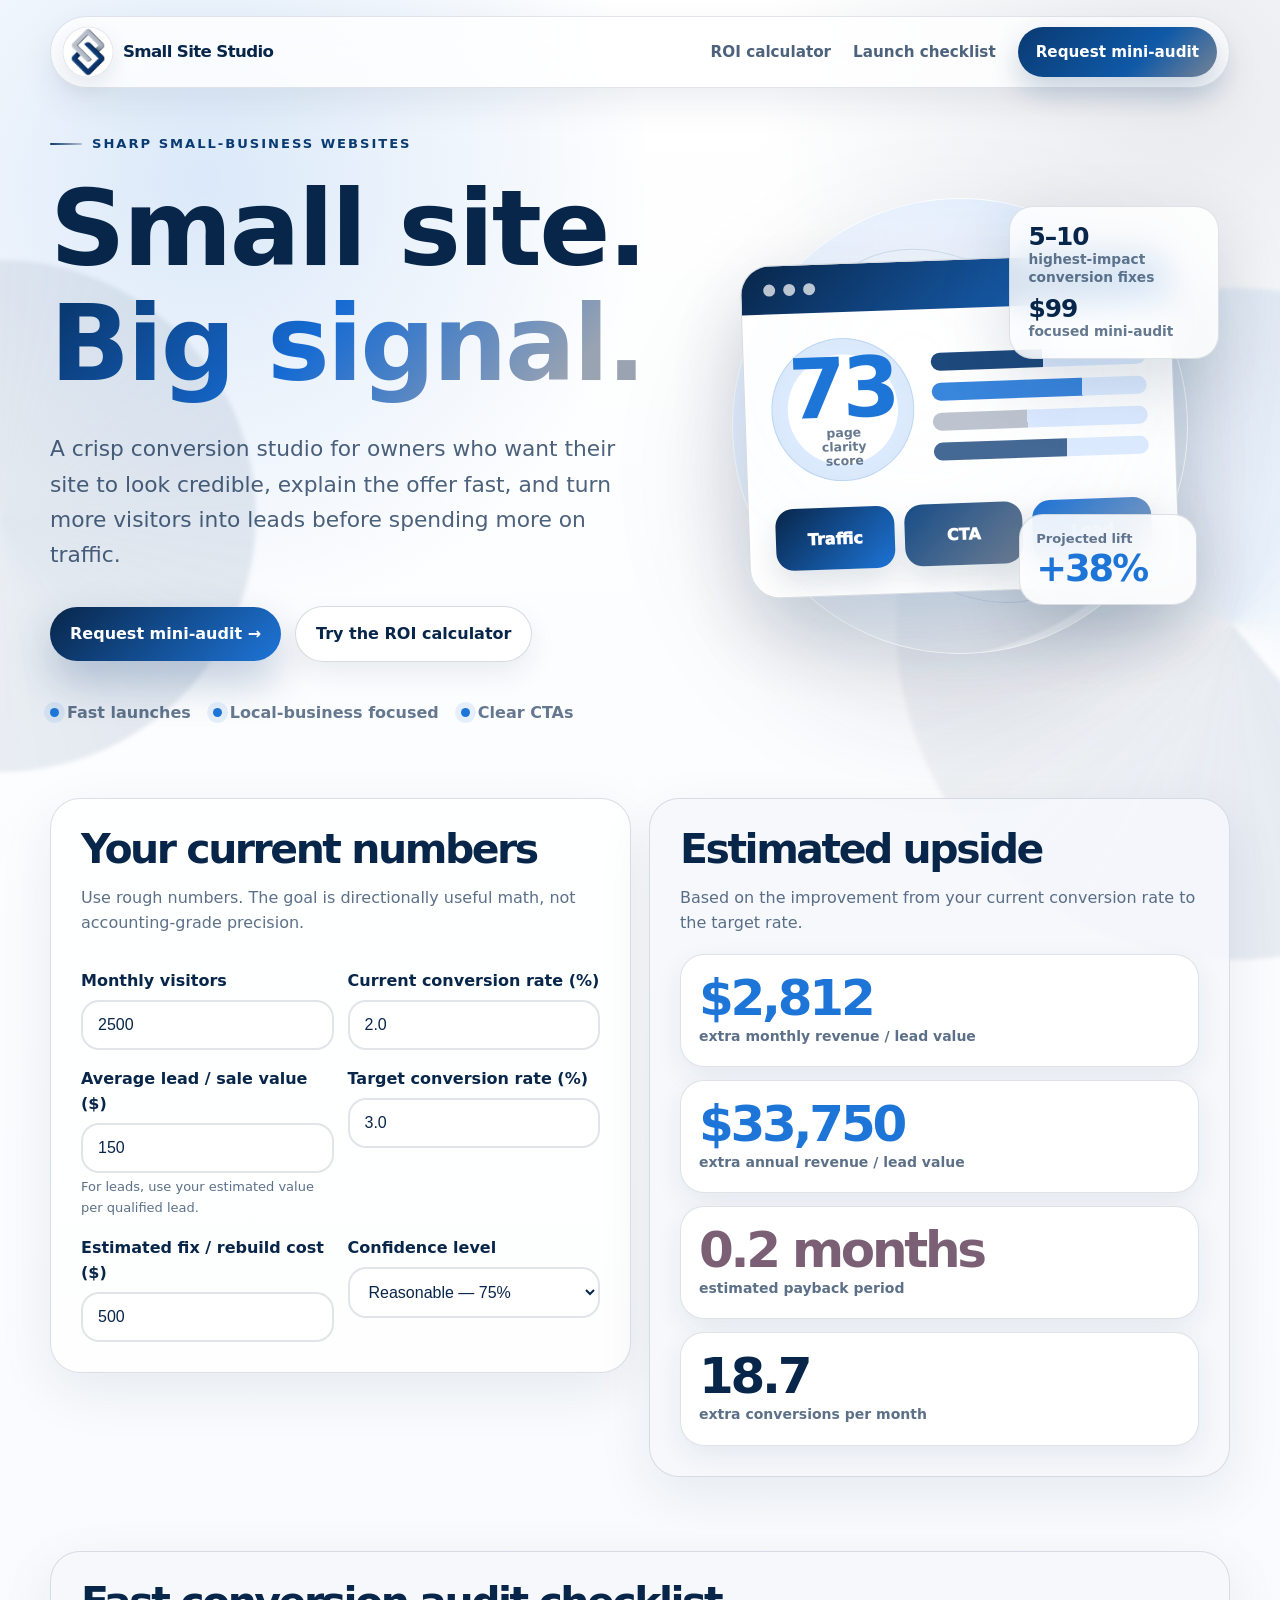
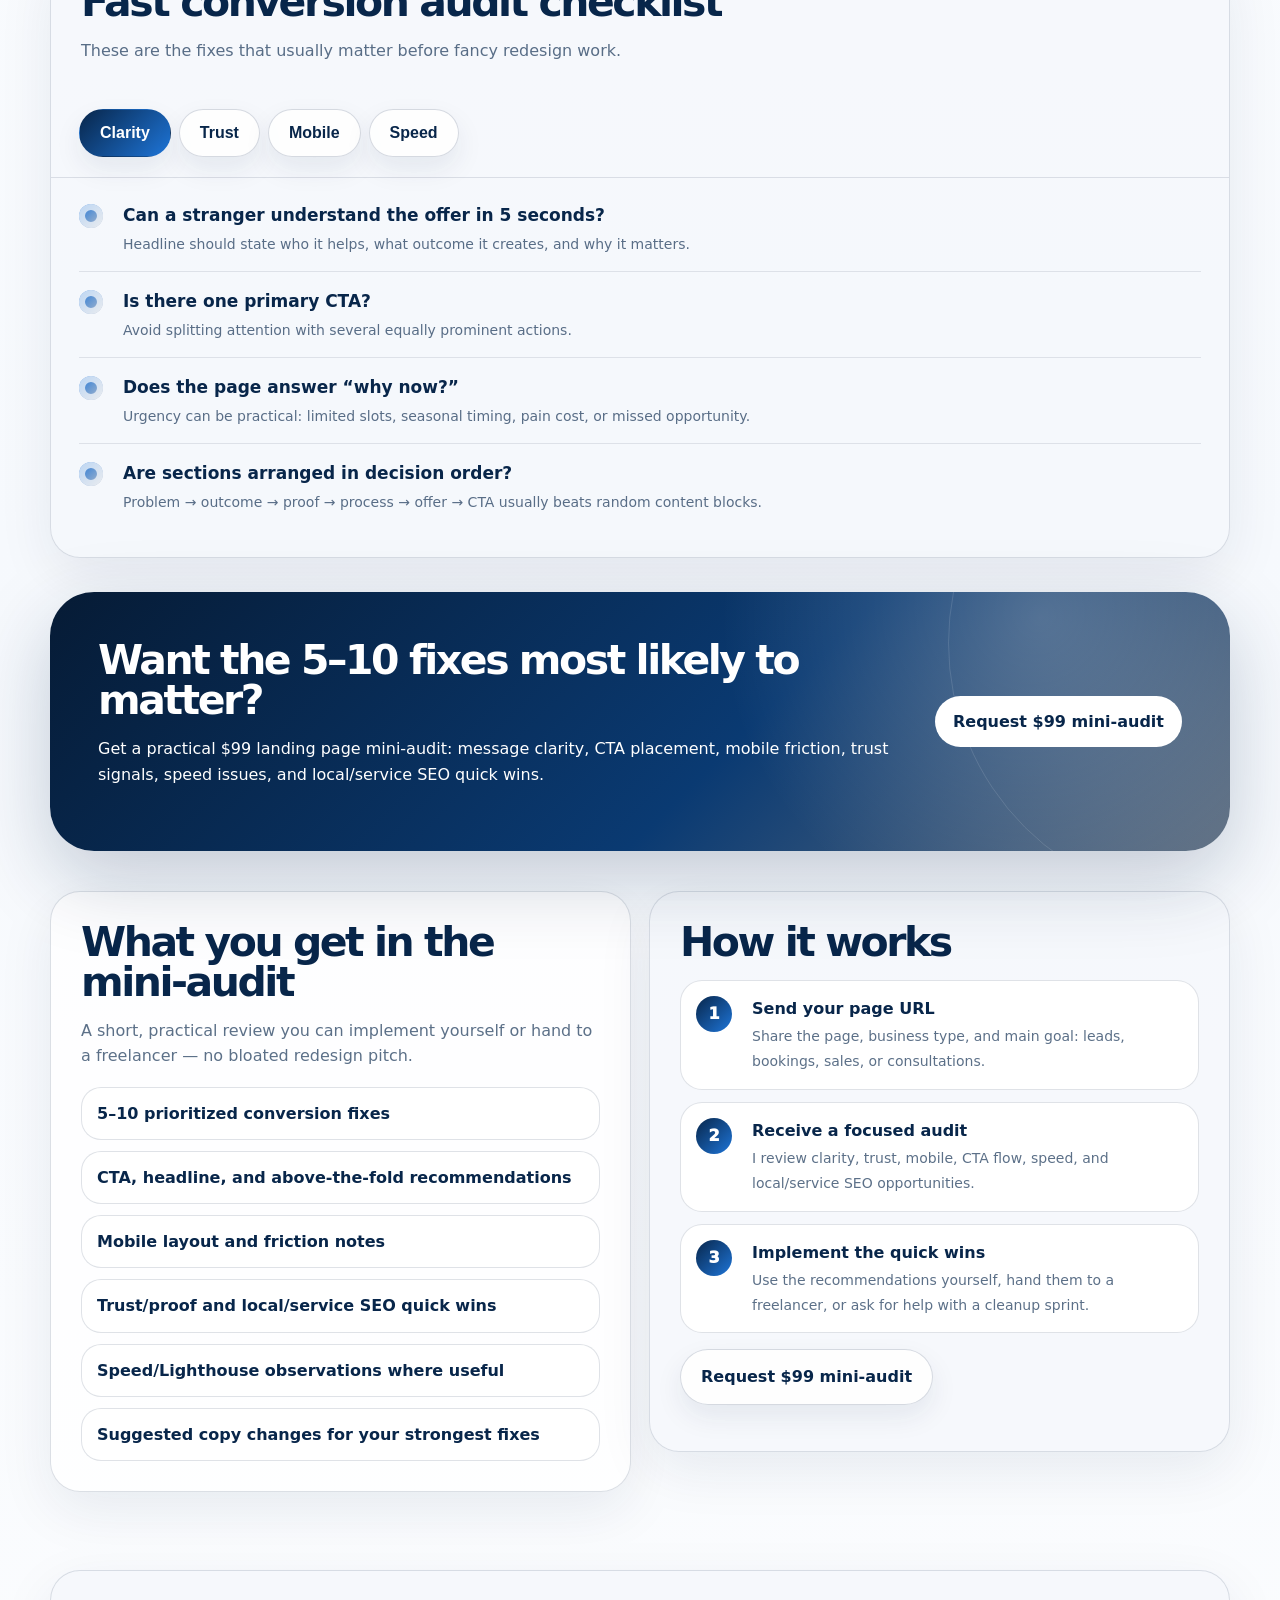
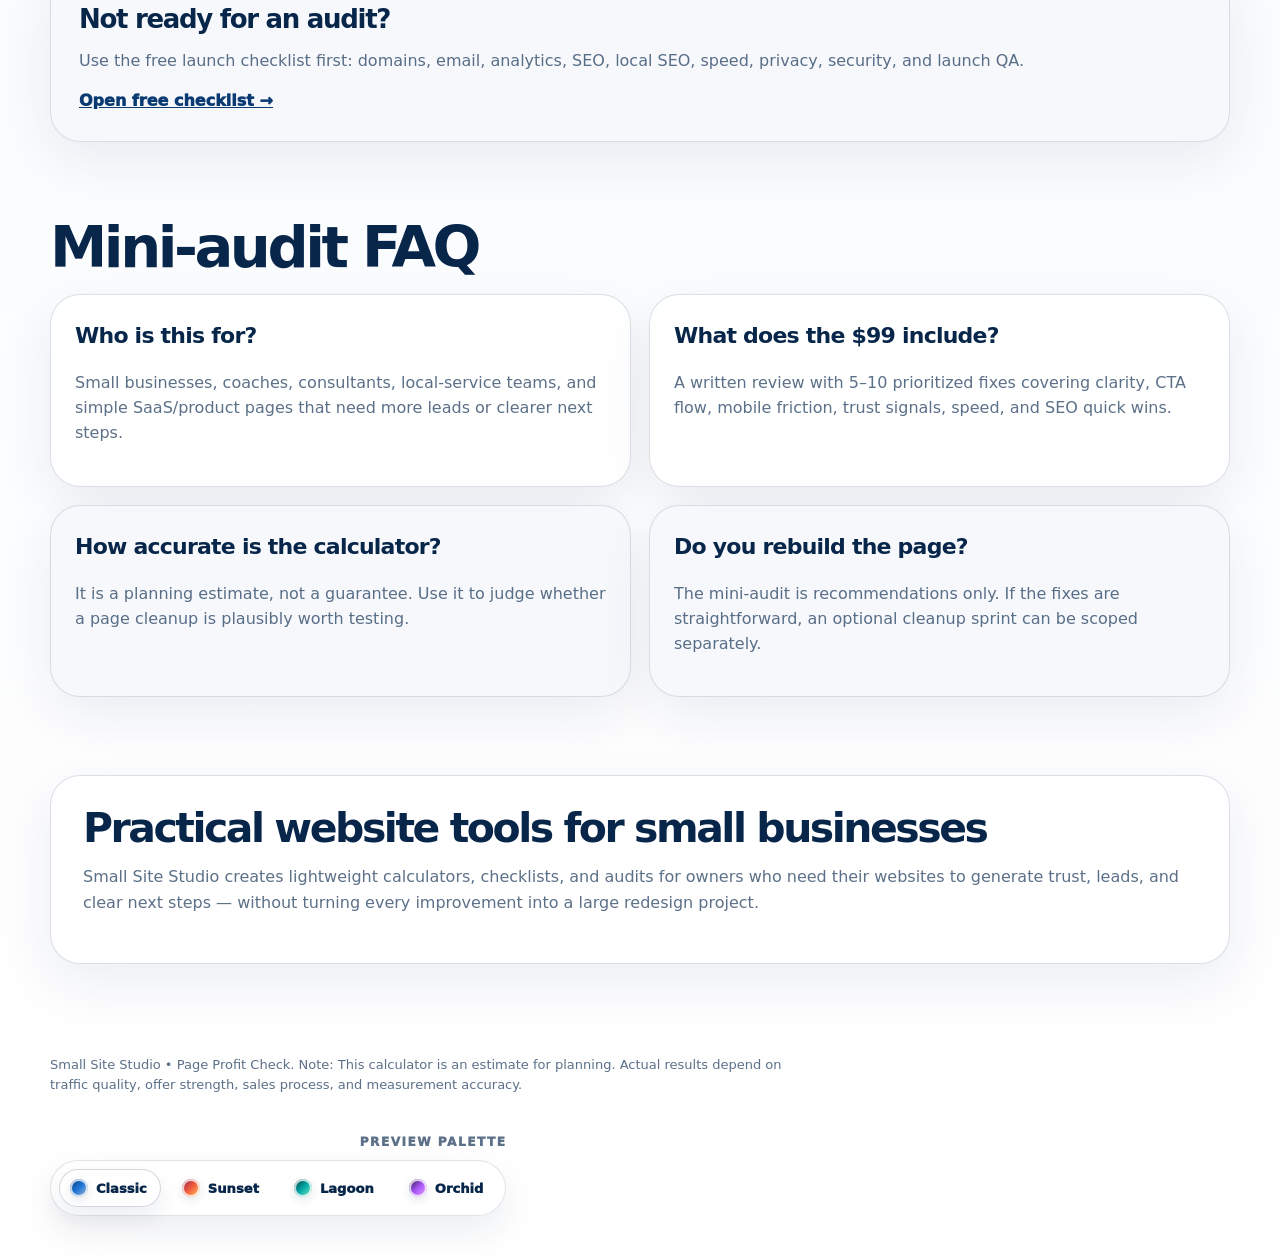
<file: index.html>
<!doctype html>
<html lang="en">
<head>
  <meta charset="utf-8" />
  <meta name="viewport" content="width=device-width, initial-scale=1" />
  <title>Page Profit Check | Landing Page ROI Calculator by Small Site Studio</title>
  <meta name="description" content="Estimate how much revenue a better landing page could unlock. A free Small Site Studio calculator with conversion audit checklist and mini-audit option." />
  <meta property="og:type" content="website" />
  <meta property="og:site_name" content="Small Site Studio" />
  <meta property="og:title" content="Page Profit Check | Landing Page ROI Calculator" />
  <meta property="og:description" content="Estimate how much revenue a better landing page could unlock before you spend more on traffic." />
  <meta property="og:url" content="https://smallsitestudio.com/" />
  <meta property="og:image" content="https://smallsitestudio.com/assets/social-preview.png?v=20260501-footer-themes" />
  <meta property="og:image:secure_url" content="https://smallsitestudio.com/assets/social-preview.png?v=20260501-footer-themes" />
  <meta property="og:image:type" content="image/png" />
  <meta property="og:image:width" content="1200" />
  <meta property="og:image:height" content="630" />
  <meta property="og:image:alt" content="Small Site Studio Page Profit Check landing page audit preview" />
  <meta name="twitter:card" content="summary_large_image" />
  <meta name="twitter:title" content="Page Profit Check | Landing Page ROI Calculator" />
  <meta name="twitter:description" content="Estimate how much revenue a better landing page could unlock before you spend more on traffic." />
  <meta name="twitter:image" content="https://smallsitestudio.com/assets/social-preview.png?v=20260501-footer-themes" />
  <link rel="icon" href="favicon.ico?v=20260501-transparent" sizes="any" />
  <link rel="icon" type="image/png" href="assets/favicon.png?v=20260501-transparent" />
  <link rel="apple-touch-icon" href="assets/favicon.png?v=20260501-transparent" />
  <link rel="canonical" href="https://smallsitestudio.com/" />


  <link rel="stylesheet" href="styles.css?v=20260501-footer-themes" />



  <script>
    (() => {
      const structuredData = {
        '@context': 'https://schema.org',
        '@type': 'FAQPage',
        mainEntity: [
          { '@type':'Question', name:'Who is the landing page mini-audit for?', acceptedAnswer:{ '@type':'Answer', text:'Small businesses, coaches, consultants, local-service teams, and simple SaaS or product pages that need more leads or clearer next steps.' } },
          { '@type':'Question', name:'What does the $99 mini-audit include?', acceptedAnswer:{ '@type':'Answer', text:'A written review with 5 to 10 prioritized fixes covering message clarity, CTA flow, mobile friction, trust signals, speed, and SEO quick wins.' } },
          { '@type':'Question', name:'How accurate is the ROI calculator?', acceptedAnswer:{ '@type':'Answer', text:'The calculator is a planning estimate, not a guarantee. It helps judge whether a page cleanup is plausibly worth testing.' } },
          { '@type':'Question', name:'Does the mini-audit include rebuilding the page?', acceptedAnswer:{ '@type':'Answer', text:'The mini-audit includes recommendations only. Optional implementation or cleanup work can be scoped separately.' } }
        ]
      };
      if (!/htmlpreview\.github\.io$/.test(location.hostname)) {
        const script = document.createElement('script');
        script.type = 'application/ld+json';
        script.textContent = JSON.stringify(structuredData);
        document.head.appendChild(script);
      }
    })();
  </script>
</head>
<body>
  <header class="wrap">
    <nav class="topnav" aria-label="site navigation">
      <a class="brand" href="./" aria-label="Small Site Studio home"><picture>
          <source type="image/webp" srcset="assets/small-site-studio-logo-240.webp?v=20260501-transparent 240w, assets/small-site-studio-logo-420.webp?v=20260501-transparent 420w, assets/small-site-studio-logo-640.webp?v=20260501-transparent 640w, assets/small-site-studio-logo-900.webp?v=20260501-transparent 900w" sizes="(max-width: 720px) 210px, 235px">
          <source type="image/png" srcset="assets/small-site-studio-logo-240.png?v=20260501-transparent 240w, assets/small-site-studio-logo-420.png?v=20260501-transparent 420w, assets/small-site-studio-logo-640.png?v=20260501-transparent 640w, assets/small-site-studio-logo-900.png?v=20260501-transparent 900w" sizes="(max-width: 720px) 210px, 235px">
          <img class="logo-img" src="assets/small-site-studio-logo-420.png?v=20260501-transparent" width="900" height="900" alt="Small Site Studio logo" decoding="async">
        </picture></a>
      <div class="navlinks">
        <a href="./#calculator">ROI calculator</a>
        <a href="./checklist">Launch checklist</a>
        <!--email_off--><a class="primary" href="mailto:info@smallsitestudio.com?subject=Landing%20page%20mini-audit%20request&body=Hi%20Small%20Site%20Studio%2C%0A%0AI%27d%20like%20a%20%2499%20landing%20page%20mini-audit.%0A%0APage%20URL%3A%20%0ABusiness%20type%3A%20%0AMain%20goal%3A%20%0AAnything%20specific%20you%20want%20checked%3A%20">Request mini-audit</a><!--/email_off-->
      </div>
    </nav>
    <div class="hero-grid">
      <div>
        <div class="eyebrow">Sharp small-business websites</div>
        <h1><span class="headline-line">Small site.</span><br><span class="headline-line gradient-word">Big signal.</span></h1>
        <p class="lede">A crisp conversion studio for owners who want their site to look credible, explain the offer fast, and turn more visitors into leads before spending more on traffic.</p>
        <div class="hero-actions">
          <!--email_off--><a class="button" href="mailto:info@smallsitestudio.com?subject=Landing%20page%20mini-audit%20request&body=Hi%20Small%20Site%20Studio%2C%0A%0AI%27d%20like%20a%20%2499%20landing%20page%20mini-audit.%0A%0APage%20URL%3A%20%0ABusiness%20type%3A%20%0AMain%20goal%3A%20%0AAnything%20specific%20you%20want%20checked%3A%20">Request mini-audit →</a><!--/email_off-->
          <a class="button" href="#calculator">Try the ROI calculator</a>
        </div>
        <div class="proof-row">
          <span>Fast launches</span>
          <span>Local-business focused</span>
          <span>Clear CTAs</span>
        </div>
      </div>
      <aside class="hero-card" aria-label="Landing page audit preview">
        <div class="audit-visual" aria-hidden="true">
          <div class="audit-window">
            <div class="audit-bar"><span></span><span></span><span></span></div>
            <div class="audit-body">
              <div class="audit-score">
                <strong>73</strong>
                <span>page clarity score</span>
              </div>
              <div class="audit-list">
                <span></span>
                <span></span>
                <span></span>
                <span></span>
              </div>
            </div>
            <div class="audit-flow">
              <span>Traffic</span>
              <span>CTA</span>
              <span>Lead</span>
            </div>
          </div>
          <div class="audit-lift">
            <span>Projected lift</span>
            <strong>+38%</strong>
          </div>
        </div>
        <div class="mini-stat">
          <div><strong>5–10</strong><span>highest-impact conversion fixes</span></div>
          <div><strong>$99</strong><span>focused mini-audit</span></div>
        </div>
      </aside>
    </div>
  </header>


  <main class="wrap">
    <section class="grid" id="calculator" aria-label="calculator and results">
      <div class="card">
        <div class="inner">
          <h2>Your current numbers</h2>
          <p>Use rough numbers. The goal is directionally useful math, not accounting-grade precision.</p>
          <div class="row">
            <div>
              <label for="visitors">Monthly visitors</label>
              <input id="visitors" inputmode="numeric" type="number" min="0" value="2500" />
            </div>
            <div>
              <label for="conversion">Current conversion rate (%)</label>
              <input id="conversion" inputmode="decimal" type="number" min="0" step="0.1" value="2.0" />
            </div>
          </div>
          <div class="row">
            <div>
              <label for="value">Average lead / sale value ($)</label>
              <input id="value" inputmode="decimal" type="number" min="0" step="1" value="150" />
              <div class="hint">For leads, use your estimated value per qualified lead.</div>
            </div>
            <div>
              <label for="target">Target conversion rate (%)</label>
              <input id="target" inputmode="decimal" type="number" min="0" step="0.1" value="3.0" />
            </div>
          </div>
          <div class="row">
            <div>
              <label for="fixCost">Estimated fix / rebuild cost ($)</label>
              <input id="fixCost" inputmode="decimal" type="number" min="0" step="1" value="500" />
            </div>
            <div>
              <label for="confidence">Confidence level</label>
              <select id="confidence">
                <option value="0.5">Conservative — 50%</option>
                <option value="0.75" selected>Reasonable — 75%</option>
                <option value="1">Optimistic — 100%</option>
              </select>
            </div>
          </div>
        </div>
      </div>

      <div class="card">
        <div class="inner">
          <h2>Estimated upside</h2>
          <p>Based on the improvement from your current conversion rate to the target rate.</p>
          <div class="results">
            <div class="metric positive"><strong id="monthlyUpside">$1,875</strong><span>extra monthly revenue / lead value</span></div>
            <div class="metric positive"><strong id="annualUpside">$22,500</strong><span>extra annual revenue / lead value</span></div>
            <div class="metric warn"><strong id="payback">0.3 months</strong><span>estimated payback period</span></div>
            <div class="metric"><strong id="extraConversions">25</strong><span>extra conversions per month</span></div>
          </div>
        </div>
      </div>
    </section>

    <section class="card" aria-label="conversion audit checklist">
      <div class="inner">
        <h2>Fast conversion audit checklist</h2>
        <p>These are the fixes that usually matter before fancy redesign work.</p>
      </div>
      <div class="tabs">
        <button class="active" data-tab="clarity">Clarity</button>
        <button data-tab="trust">Trust</button>
        <button data-tab="mobile">Mobile</button>
        <button data-tab="speed">Speed</button>
      </div>
      <div class="audit" id="audit"></div>
    </section>

    <section class="cta">
      <div>
        <h2>Want the 5–10 fixes most likely to matter?</h2>
        <p>Get a practical $99 landing page mini-audit: message clarity, CTA placement, mobile friction, trust signals, speed issues, and local/service SEO quick wins.</p>
      </div>
      <!--email_off--><a class="button" href="mailto:info@smallsitestudio.com?subject=Landing%20page%20mini-audit%20request&body=Hi%20Small%20Site%20Studio%2C%0A%0AI%27d%20like%20a%20landing%20page%20mini-audit.%0A%0APage%20URL%3A%20%0ABusiness%20type%3A%20%0AMain%20goal%20%28leads%2C%20sales%2C%20bookings%2C%20etc.%29%3A%20%0ACurrent%20monthly%20traffic%20%28rough%20estimate%29%3A%20%0ACurrent%20conversion%20rate%20%28if%20known%29%3A%20%0AAnything%20specific%20you%20want%20checked%3A%20%0A%0AThanks!">Request $99 mini-audit</a><!--/email_off-->
    </section>

    <section class="offer-detail" aria-label="mini audit details">
      <div class="offer-panel">
        <h2>What you get in the mini-audit</h2>
        <p>A short, practical review you can implement yourself or hand to a freelancer — no bloated redesign pitch.</p>
        <ul class="deliverables">
          <li>5–10 prioritized conversion fixes</li>
          <li>CTA, headline, and above-the-fold recommendations</li>
          <li>Mobile layout and friction notes</li>
          <li>Trust/proof and local/service SEO quick wins</li>
          <li>Speed/Lighthouse observations where useful</li>
          <li>Suggested copy changes for your strongest fixes</li>
        </ul>
      </div>
      <div class="offer-panel">
        <h2>How it works</h2>
        <div class="steps">
          <div class="step"><div><strong>Send your page URL</strong><span>Share the page, business type, and main goal: leads, bookings, sales, or consultations.</span></div></div>
          <div class="step"><div><strong>Receive a focused audit</strong><span>I review clarity, trust, mobile, CTA flow, speed, and local/service SEO opportunities.</span></div></div>
          <div class="step"><div><strong>Implement the quick wins</strong><span>Use the recommendations yourself, hand them to a freelancer, or ask for help with a cleanup sprint.</span></div></div>
        </div>
        <p><!--email_off--><a class="button" href="mailto:info@smallsitestudio.com?subject=Landing%20page%20mini-audit%20request&body=Hi%20Small%20Site%20Studio%2C%0A%0AI%27d%20like%20a%20%2499%20landing%20page%20mini-audit.%0A%0APage%20URL%3A%20%0ABusiness%20type%3A%20%0AMain%20goal%3A%20%0AAnything%20specific%20you%20want%20checked%3A%20">Request $99 mini-audit</a><!--/email_off--></p>
      </div>
    </section>

    <section class="resource-grid one" aria-label="Small Site Studio resources">
      <article class="resource-card">
        <h3>Not ready for an audit?</h3>
        <p>Use the free launch checklist first: domains, email, analytics, SEO, local SEO, speed, privacy, security, and launch QA.</p>
        <a href="./checklist">Open free checklist →</a>
      </article>
    </section>

    <section class="faq" aria-label="mini audit FAQ">
      <h2>Mini-audit FAQ</h2>
      <div class="faq-grid">
        <article><h3>Who is this for?</h3><p>Small businesses, coaches, consultants, local-service teams, and simple SaaS/product pages that need more leads or clearer next steps.</p></article>
        <article><h3>What does the $99 include?</h3><p>A written review with 5–10 prioritized fixes covering clarity, CTA flow, mobile friction, trust signals, speed, and SEO quick wins.</p></article>
        <article><h3>How accurate is the calculator?</h3><p>It is a planning estimate, not a guarantee. Use it to judge whether a page cleanup is plausibly worth testing.</p></article>
        <article><h3>Do you rebuild the page?</h3><p>The mini-audit is recommendations only. If the fixes are straightforward, an optional cleanup sprint can be scoped separately.</p></article>
      </div>
    </section>

    <section class="about" aria-label="about Small Site Studio">
      <h2>Practical website tools for small businesses</h2>
      <p>Small Site Studio creates lightweight calculators, checklists, and audits for owners who need their websites to generate trust, leads, and clear next steps — without turning every improvement into a large redesign project.</p>
    </section>
  </main>

  <footer class="wrap">
    <div class="footer-topline">
      <p>Small Site Studio • Page Profit Check. Note: This calculator is an estimate for planning. Actual results depend on traffic quality, offer strength, sales process, and measurement accuracy.</p>
      <div class="footer-theme">
        <span class="theme-label">Preview palette</span>
        <fieldset class="theme-picker" aria-label="Preview color theme">
          <input type="radio" name="theme" id="theme-classic" value="classic" checked>
          <label for="theme-classic">Classic</label>
          <input type="radio" name="theme" id="theme-sunset" value="sunset">
          <label for="theme-sunset">Sunset</label>
          <input type="radio" name="theme" id="theme-lagoon" value="lagoon">
          <label for="theme-lagoon">Lagoon</label>
          <input type="radio" name="theme" id="theme-orchid" value="orchid">
          <label for="theme-orchid">Orchid</label>
        </fieldset>
      </div>
    </div>
  </footer>

  <script>
    const $ = id => document.getElementById(id);
    const money = n => new Intl.NumberFormat('en-US', { style: 'currency', currency: 'USD', maximumFractionDigits: 0 }).format(Number.isFinite(n) ? n : 0);
    const num = n => new Intl.NumberFormat('en-US', { maximumFractionDigits: 1 }).format(Number.isFinite(n) ? n : 0);

    const auditItems = {
      clarity: [
        ['Can a stranger understand the offer in 5 seconds?', 'Headline should state who it helps, what outcome it creates, and why it matters.'],
        ['Is there one primary CTA?', 'Avoid splitting attention with several equally prominent actions.'],
        ['Does the page answer “why now?”', 'Urgency can be practical: limited slots, seasonal timing, pain cost, or missed opportunity.'],
        ['Are sections arranged in decision order?', 'Problem → outcome → proof → process → offer → CTA usually beats random content blocks.']
      ],
      trust: [
        ['Are proof points near the CTA?', 'Reviews, logos, before/after screenshots, guarantees, or concrete stats should support the action.'],
        ['Is the offer specific enough?', 'Vague promises convert poorly. Specific deliverables and timelines lower perceived risk.'],
        ['Does the page handle objections?', 'Address price, time, quality, guarantees, process, and what happens after contact.'],
        ['Is the form asking only what it needs?', 'Every extra field can reduce completion rate, especially on mobile.']
      ],
      mobile: [
        ['Is the first screen useful on a phone?', 'Users should see the core promise and CTA without hunting.'],
        ['Are buttons thumb-friendly?', 'Use large tap targets and enough spacing between links/buttons.'],
        ['Do sections avoid wall-of-text blocks?', 'Short paragraphs, bullets, and clear headings matter more on mobile.'],
        ['Is sticky CTA worth testing?', 'For lead-gen pages, a simple sticky bottom CTA can improve mobile action rate.']
      ],
      speed: [
        ['Does the page load fast on mobile data?', 'Compress images, remove unused scripts, and avoid heavy page builders where possible.'],
        ['Are hero images optimized?', 'Large uncompressed hero images are one of the easiest wins.'],
        ['Are third-party scripts controlled?', 'Chat widgets, trackers, and embeds can quietly slow pages down.'],
        ['Is layout stable while loading?', 'Avoid elements jumping around; it hurts user trust and usability.']
      ]
    };

    function calc() {
      const visitors = +$('visitors').value || 0;
      const current = (+$('conversion').value || 0) / 100;
      const target = (+$('target').value || 0) / 100;
      const value = +$('value').value || 0;
      const fixCost = +$('fixCost').value || 0;
      const confidence = +$('confidence').value || 0;
      const extra = Math.max(0, visitors * (target - current));
      const monthly = extra * value * confidence;
      const annual = monthly * 12;
      const payback = monthly > 0 ? fixCost / monthly : 0;
      $('monthlyUpside').textContent = money(monthly);
      $('annualUpside').textContent = money(annual);
      $('payback').textContent = monthly > 0 ? `${num(payback)} months` : 'n/a';
      $('extraConversions').textContent = num(extra * confidence);
    }

    function renderAudit(tab='clarity') {
      $('audit').innerHTML = auditItems[tab].map(([h,p]) => `<div class="check"><div class="box"></div><div><h3>${h}</h3><p>${p}</p></div></div>`).join('');
      document.querySelectorAll('.tabs button').forEach(b => b.classList.toggle('active', b.dataset.tab === tab));
    }


    document.querySelectorAll('input, select').forEach(el => {
      if (el.name !== 'theme') el.addEventListener('input', calc);
    });
    document.querySelectorAll('.tabs button').forEach(b => b.addEventListener('click', () => renderAudit(b.dataset.tab)));
    calc(); renderAudit();
  </script>
</body>
</html>
</file>
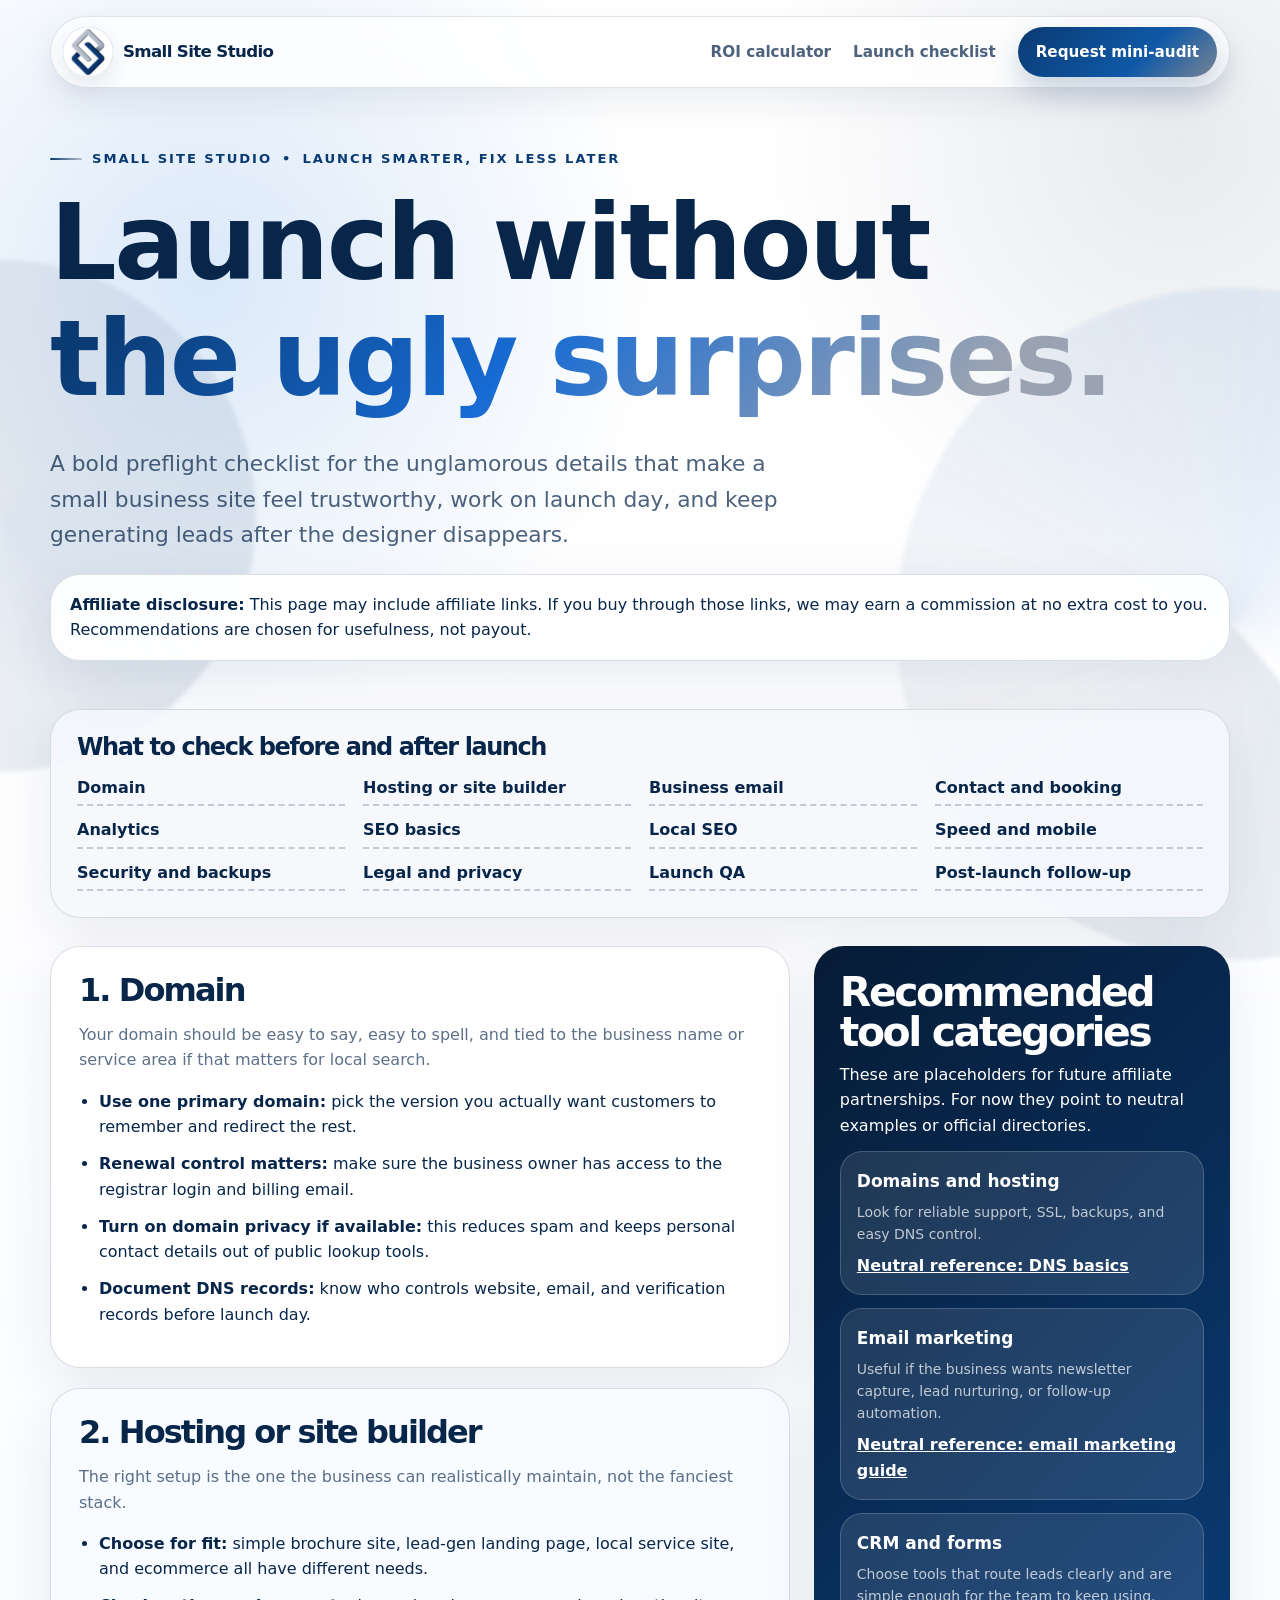
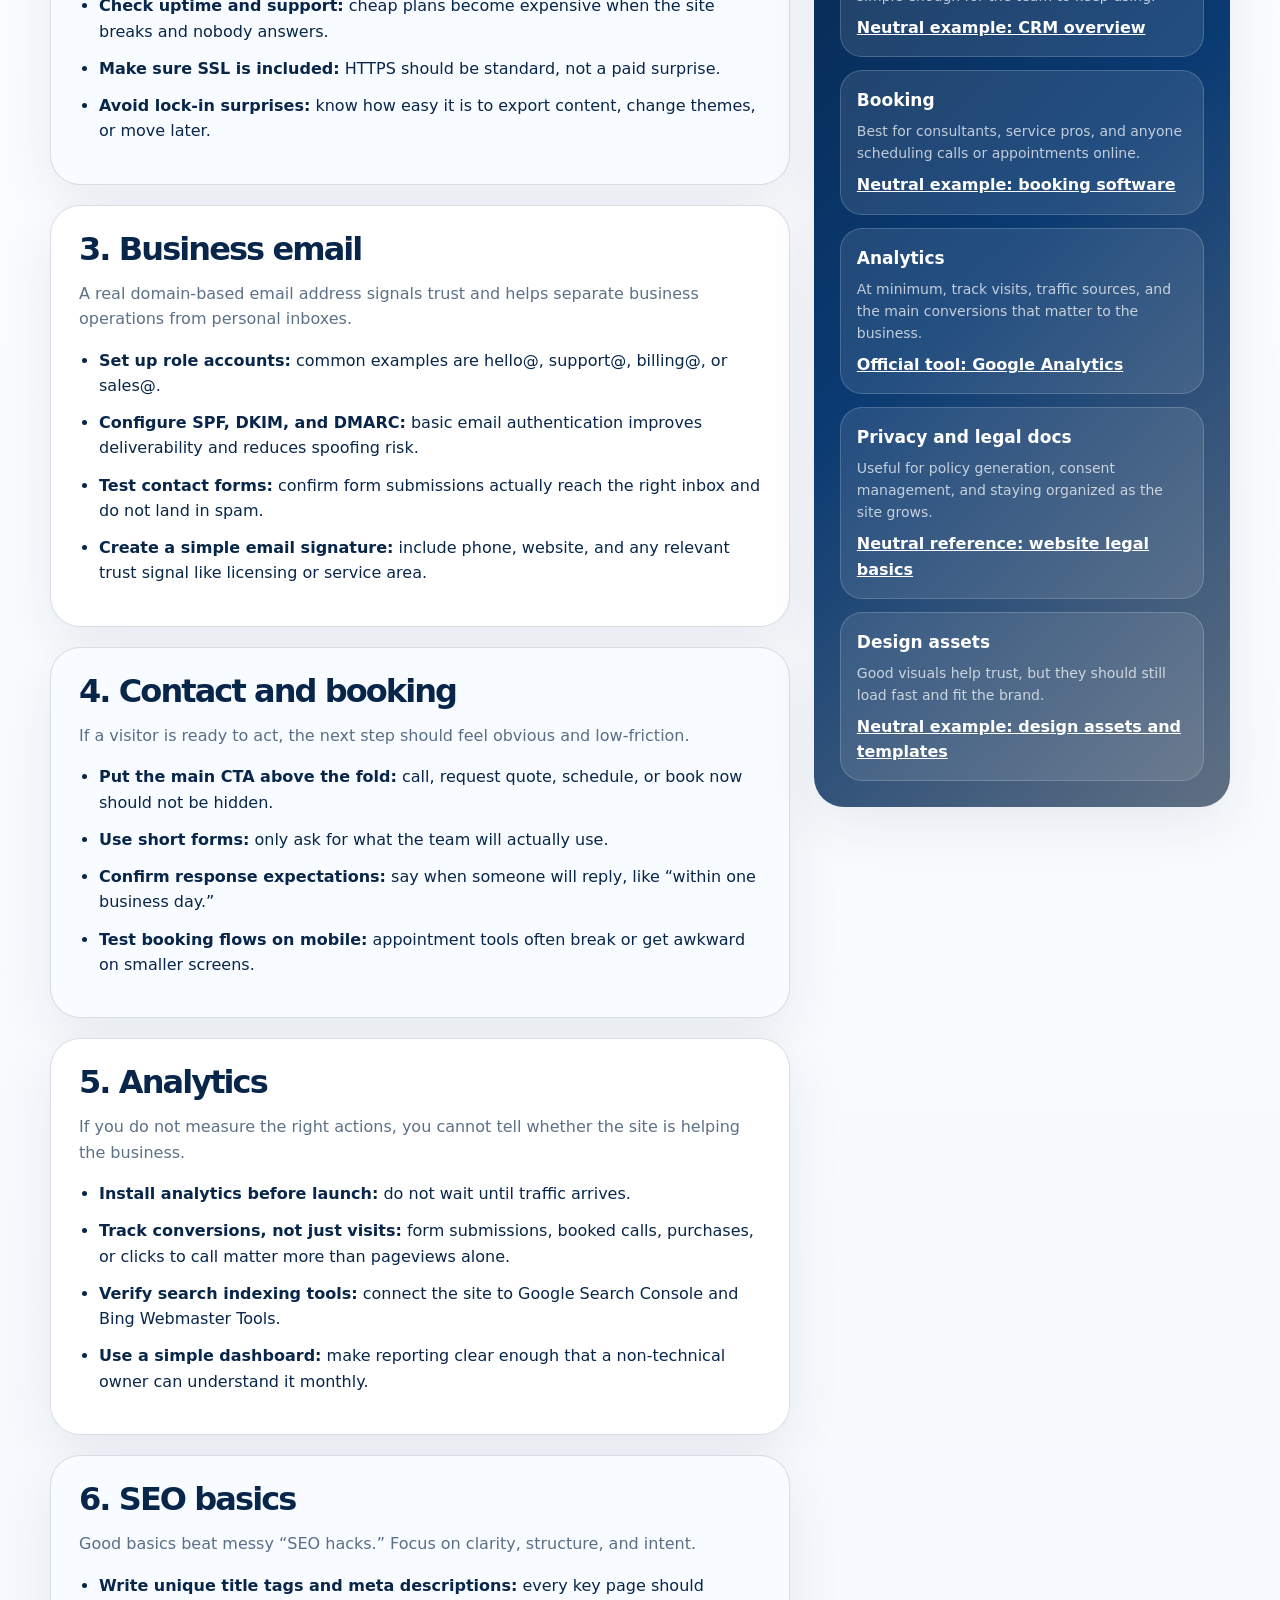
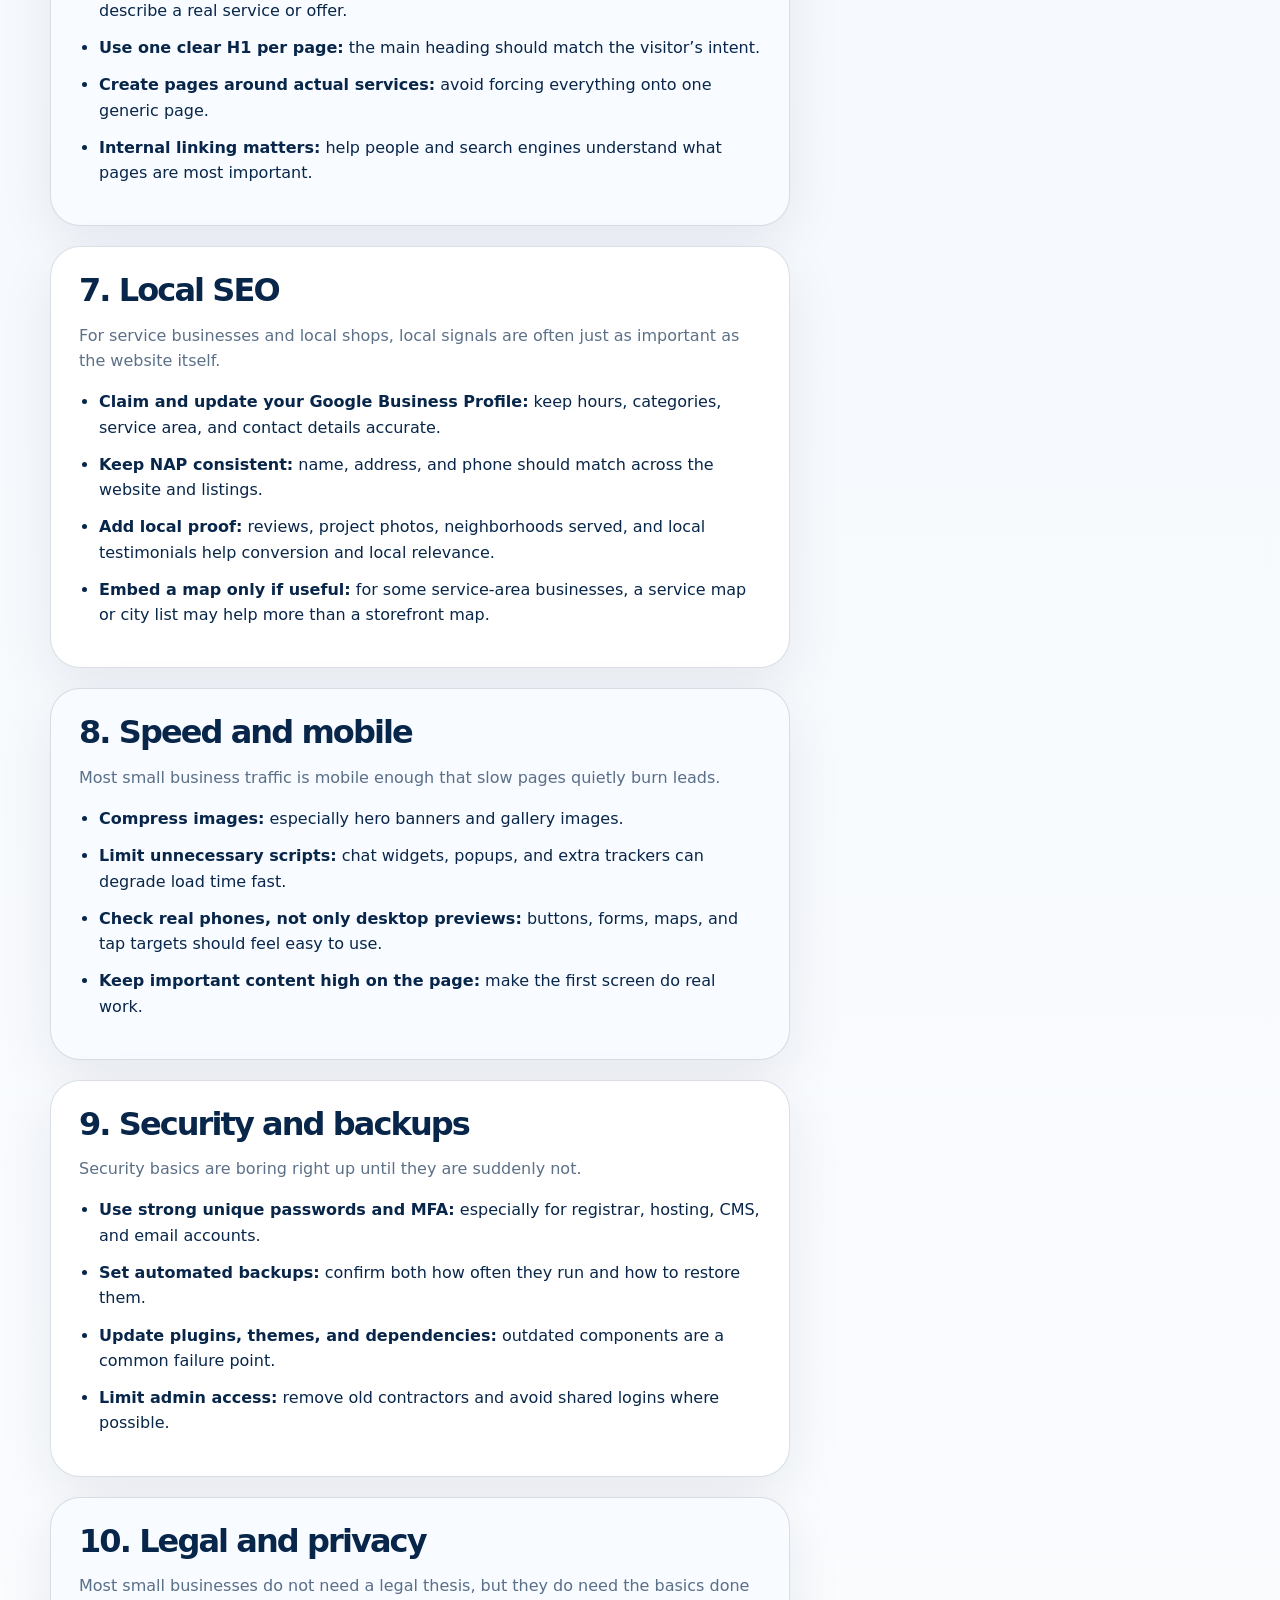
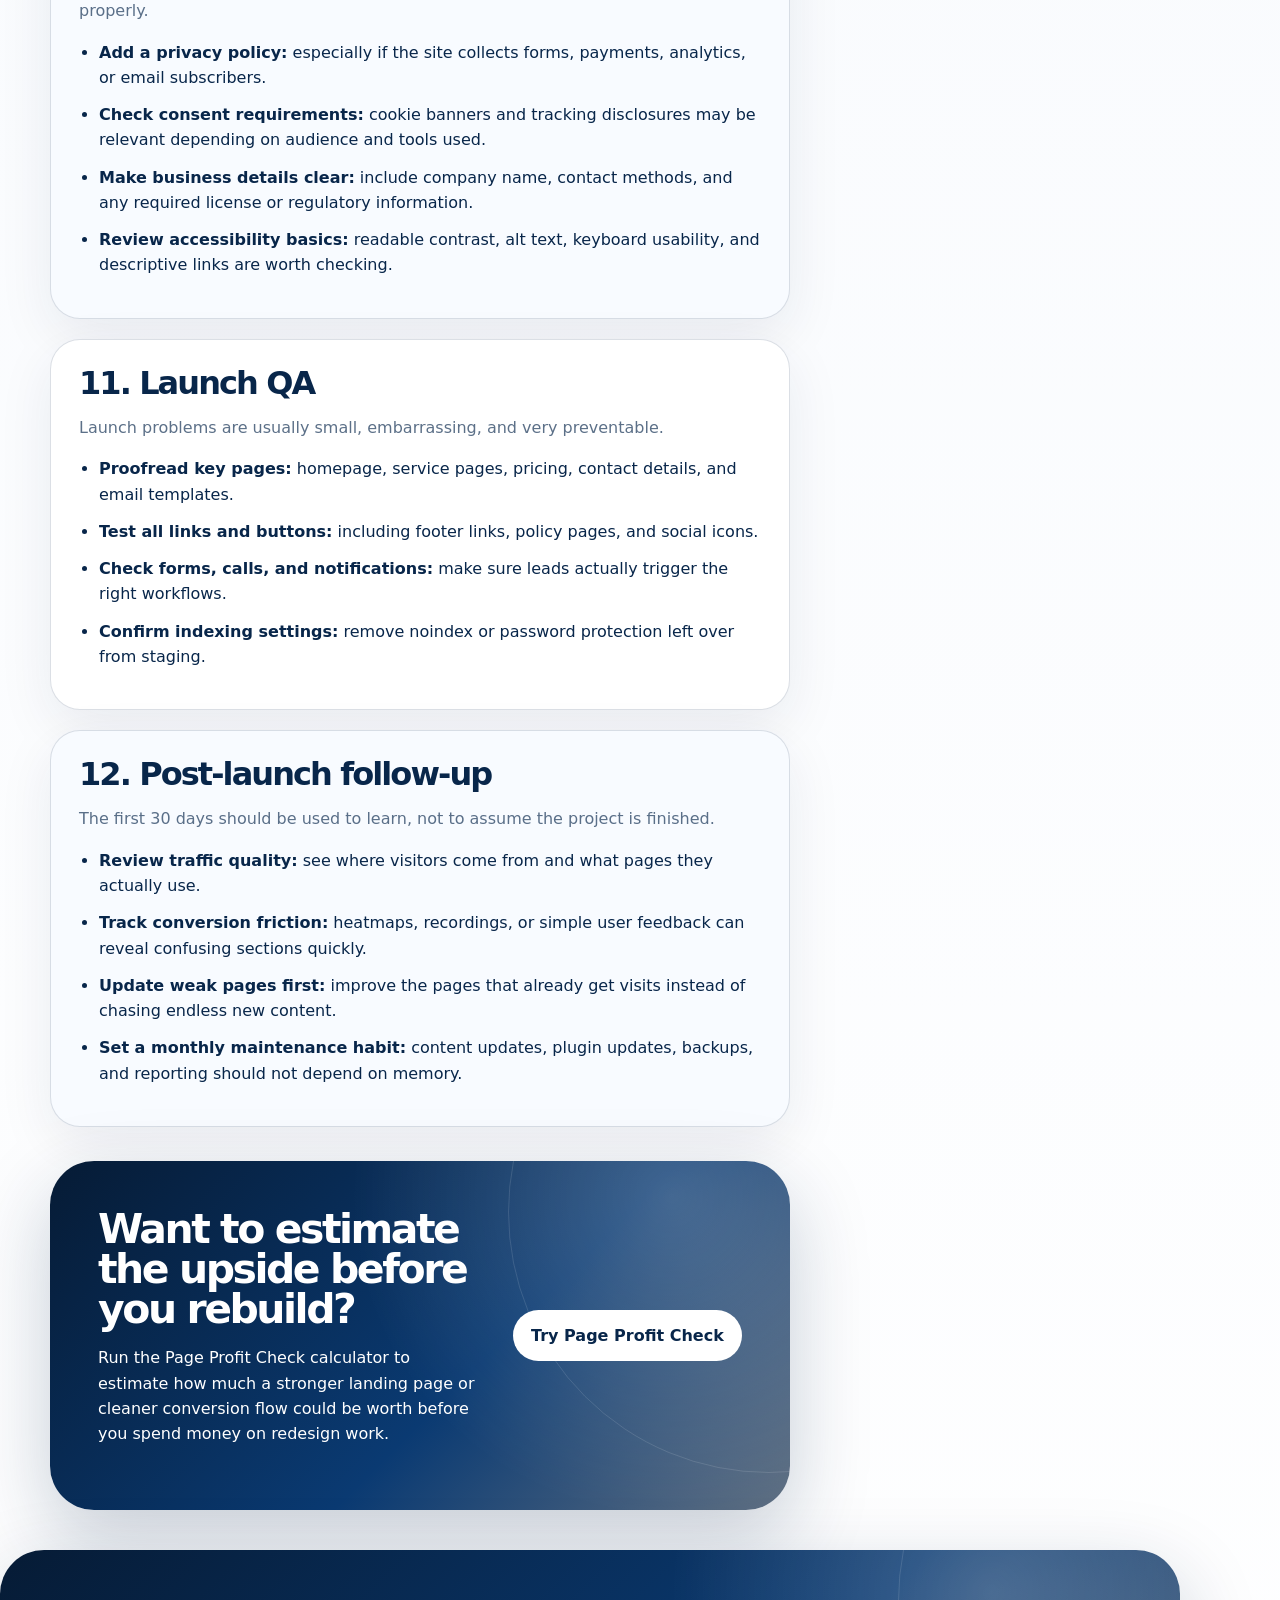
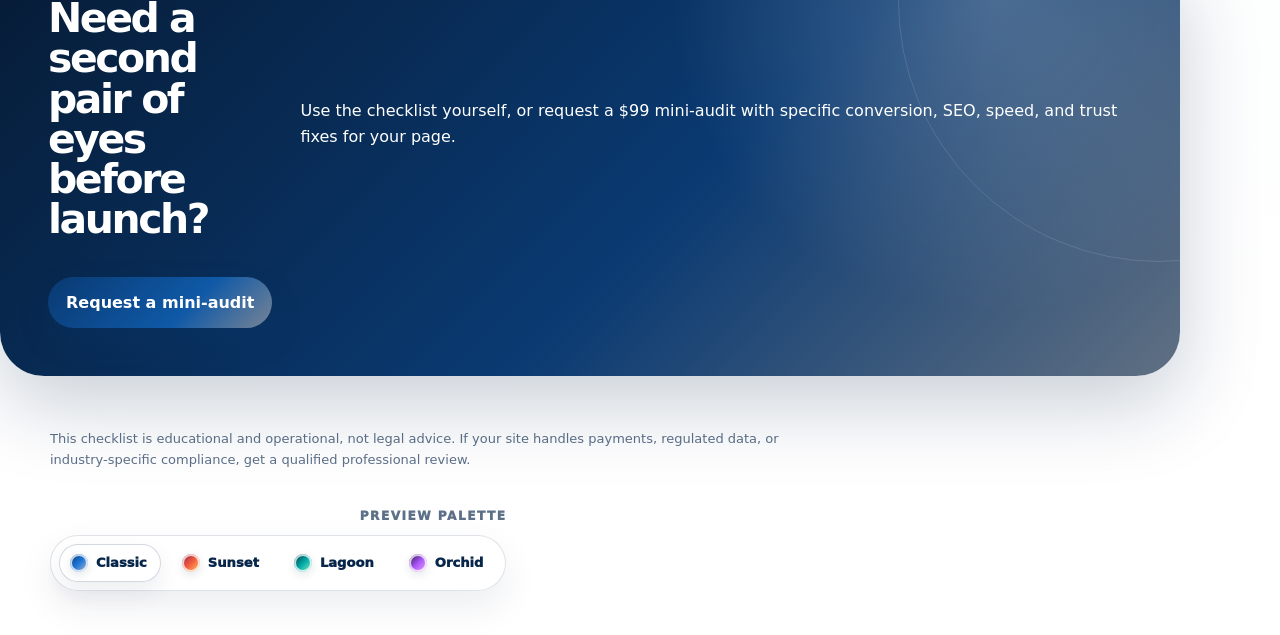
<file: checklist.html>
<!doctype html>
<html lang="en">
<head>
  <meta charset="utf-8" />
  <meta name="viewport" content="width=device-width, initial-scale=1" />
  <title>Small Business Website Launch Checklist | Page Profit Check</title>
  <meta name="description" content="A practical website launch checklist for small businesses covering setup, SEO, analytics, legal basics, and post-launch follow-up." />
  <meta property="og:type" content="article" />
  <meta property="og:site_name" content="Small Site Studio" />
  <meta property="og:title" content="Small Business Website Launch Checklist | Page Profit Check" />
  <meta property="og:description" content="A practical preflight checklist for launching a trustworthy small business website." />
  <meta property="og:url" content="https://smallsitestudio.com/checklist" />
  <meta property="og:image" content="https://smallsitestudio.com/assets/social-preview.png?v=20260501-footer-themes" />
  <meta property="og:image:secure_url" content="https://smallsitestudio.com/assets/social-preview.png?v=20260501-footer-themes" />
  <meta property="og:image:type" content="image/png" />
  <meta property="og:image:width" content="1200" />
  <meta property="og:image:height" content="630" />
  <meta property="og:image:alt" content="Small Site Studio Page Profit Check landing page audit preview" />
  <meta name="twitter:card" content="summary_large_image" />
  <meta name="twitter:title" content="Small Business Website Launch Checklist | Page Profit Check" />
  <meta name="twitter:description" content="A practical preflight checklist for launching a trustworthy small business website." />
  <meta name="twitter:image" content="https://smallsitestudio.com/assets/social-preview.png?v=20260501-footer-themes" />
  <link rel="icon" href="favicon.ico?v=20260501-transparent" sizes="any" />
  <link rel="icon" type="image/png" href="assets/favicon.png?v=20260501-transparent" />
  <link rel="apple-touch-icon" href="assets/favicon.png?v=20260501-transparent" />
  <link rel="canonical" href="https://smallsitestudio.com/checklist" />


  <link rel="stylesheet" href="styles.css?v=20260501-footer-themes" />


</head>
<body>
  <header class="wrap checklist-header">
    <nav class="topnav" aria-label="site navigation">
      <a class="brand" href="./" aria-label="Small Site Studio home"><picture>
          <source type="image/webp" srcset="assets/small-site-studio-logo-240.webp?v=20260501-transparent 240w, assets/small-site-studio-logo-420.webp?v=20260501-transparent 420w, assets/small-site-studio-logo-640.webp?v=20260501-transparent 640w, assets/small-site-studio-logo-900.webp?v=20260501-transparent 900w" sizes="(max-width: 720px) 210px, 235px">
          <source type="image/png" srcset="assets/small-site-studio-logo-240.png?v=20260501-transparent 240w, assets/small-site-studio-logo-420.png?v=20260501-transparent 420w, assets/small-site-studio-logo-640.png?v=20260501-transparent 640w, assets/small-site-studio-logo-900.png?v=20260501-transparent 900w" sizes="(max-width: 720px) 210px, 235px">
          <img class="logo-img" src="assets/small-site-studio-logo-420.png?v=20260501-transparent" width="900" height="900" alt="Small Site Studio logo" decoding="async">
        </picture></a>
      <div class="navlinks">
        <a href="./#calculator">ROI calculator</a>
        <a href="./checklist">Launch checklist</a>
        <!--email_off--><a class="primary" href="mailto:info@smallsitestudio.com?subject=Landing%20page%20mini-audit%20request&body=Hi%20Small%20Site%20Studio%2C%0A%0AI%27d%20like%20a%20%2499%20landing%20page%20mini-audit.%0A%0APage%20URL%3A%20%0ABusiness%20type%3A%20%0AMain%20goal%3A%20%0AAnything%20specific%20you%20want%20checked%3A%20">Request mini-audit</a><!--/email_off-->
      </div>
    </nav>
    <div class="eyebrow">Small Site Studio <span>•</span> launch smarter, fix less later</div>
    <h1><span class="headline-line">Launch without</span><br><span class="headline-line gradient-word">the ugly surprises.</span></h1>
    <p class="lede">A bold preflight checklist for the unglamorous details that make a small business site feel trustworthy, work on launch day, and keep generating leads after the designer disappears.</p>
    <div class="disclosure"><strong class="disclosure-label">Affiliate disclosure:</strong> This page may include affiliate links. If you buy through those links, we may earn a commission at no extra cost to you. Recommendations are chosen for usefulness, not payout.</div>
  </header>


  <main class="wrap">
    <section class="toc">
      <h2 class="toc-title">What to check before and after launch</h2>
      <div class="toc-links">
        <a href="#domain">Domain</a>
        <a href="#hosting">Hosting or site builder</a>
        <a href="#email">Business email</a>
        <a href="#contact">Contact and booking</a>
        <a href="#analytics">Analytics</a>
        <a href="#seo">SEO basics</a>
        <a href="#local-seo">Local SEO</a>
        <a href="#speed">Speed and mobile</a>
        <a href="#security">Security and backups</a>
        <a href="#legal">Legal and privacy</a>
        <a href="#qa">Launch QA</a>
        <a href="#follow-up">Post-launch follow-up</a>
      </div>
    </section>

    <div class="content-grid">
      <div class="sections">
        <section class="section" id="domain">
          <h2>1. Domain</h2>
          <p>Your domain should be easy to say, easy to spell, and tied to the business name or service area if that matters for local search.</p>
          <ul>
            <li><strong>Use one primary domain:</strong> pick the version you actually want customers to remember and redirect the rest.</li>
            <li><strong>Renewal control matters:</strong> make sure the business owner has access to the registrar login and billing email.</li>
            <li><strong>Turn on domain privacy if available:</strong> this reduces spam and keeps personal contact details out of public lookup tools.</li>
            <li><strong>Document DNS records:</strong> know who controls website, email, and verification records before launch day.</li>
          </ul>
        </section>

        <section class="section" id="hosting">
          <h2>2. Hosting or site builder</h2>
          <p>The right setup is the one the business can realistically maintain, not the fanciest stack.</p>
          <ul>
            <li><strong>Choose for fit:</strong> simple brochure site, lead-gen landing page, local service site, and ecommerce all have different needs.</li>
            <li><strong>Check uptime and support:</strong> cheap plans become expensive when the site breaks and nobody answers.</li>
            <li><strong>Make sure SSL is included:</strong> HTTPS should be standard, not a paid surprise.</li>
            <li><strong>Avoid lock-in surprises:</strong> know how easy it is to export content, change themes, or move later.</li>
          </ul>
        </section>

        <section class="section" id="email">
          <h2>3. Business email</h2>
          <p>A real domain-based email address signals trust and helps separate business operations from personal inboxes.</p>
          <ul>
            <li><strong>Set up role accounts:</strong> common examples are hello@, support@, billing@, or sales@.</li>
            <li><strong>Configure SPF, DKIM, and DMARC:</strong> basic email authentication improves deliverability and reduces spoofing risk.</li>
            <li><strong>Test contact forms:</strong> confirm form submissions actually reach the right inbox and do not land in spam.</li>
            <li><strong>Create a simple email signature:</strong> include phone, website, and any relevant trust signal like licensing or service area.</li>
          </ul>
        </section>

        <section class="section" id="contact">
          <h2>4. Contact and booking</h2>
          <p>If a visitor is ready to act, the next step should feel obvious and low-friction.</p>
          <ul>
            <li><strong>Put the main CTA above the fold:</strong> call, request quote, schedule, or book now should not be hidden.</li>
            <li><strong>Use short forms:</strong> only ask for what the team will actually use.</li>
            <li><strong>Confirm response expectations:</strong> say when someone will reply, like “within one business day.”</li>
            <li><strong>Test booking flows on mobile:</strong> appointment tools often break or get awkward on smaller screens.</li>
          </ul>
        </section>

        <section class="section" id="analytics">
          <h2>5. Analytics</h2>
          <p>If you do not measure the right actions, you cannot tell whether the site is helping the business.</p>
          <ul>
            <li><strong>Install analytics before launch:</strong> do not wait until traffic arrives.</li>
            <li><strong>Track conversions, not just visits:</strong> form submissions, booked calls, purchases, or clicks to call matter more than pageviews alone.</li>
            <li><strong>Verify search indexing tools:</strong> connect the site to Google Search Console and Bing Webmaster Tools.</li>
            <li><strong>Use a simple dashboard:</strong> make reporting clear enough that a non-technical owner can understand it monthly.</li>
          </ul>
        </section>

        <section class="section" id="seo">
          <h2>6. SEO basics</h2>
          <p>Good basics beat messy “SEO hacks.” Focus on clarity, structure, and intent.</p>
          <ul>
            <li><strong>Write unique title tags and meta descriptions:</strong> every key page should describe a real service or offer.</li>
            <li><strong>Use one clear H1 per page:</strong> the main heading should match the visitor’s intent.</li>
            <li><strong>Create pages around actual services:</strong> avoid forcing everything onto one generic page.</li>
            <li><strong>Internal linking matters:</strong> help people and search engines understand what pages are most important.</li>
          </ul>
        </section>

        <section class="section" id="local-seo">
          <h2>7. Local SEO</h2>
          <p>For service businesses and local shops, local signals are often just as important as the website itself.</p>
          <ul>
            <li><strong>Claim and update your Google Business Profile:</strong> keep hours, categories, service area, and contact details accurate.</li>
            <li><strong>Keep NAP consistent:</strong> name, address, and phone should match across the website and listings.</li>
            <li><strong>Add local proof:</strong> reviews, project photos, neighborhoods served, and local testimonials help conversion and local relevance.</li>
            <li><strong>Embed a map only if useful:</strong> for some service-area businesses, a service map or city list may help more than a storefront map.</li>
          </ul>
        </section>

        <section class="section" id="speed">
          <h2>8. Speed and mobile</h2>
          <p>Most small business traffic is mobile enough that slow pages quietly burn leads.</p>
          <ul>
            <li><strong>Compress images:</strong> especially hero banners and gallery images.</li>
            <li><strong>Limit unnecessary scripts:</strong> chat widgets, popups, and extra trackers can degrade load time fast.</li>
            <li><strong>Check real phones, not only desktop previews:</strong> buttons, forms, maps, and tap targets should feel easy to use.</li>
            <li><strong>Keep important content high on the page:</strong> make the first screen do real work.</li>
          </ul>
        </section>

        <section class="section" id="security">
          <h2>9. Security and backups</h2>
          <p>Security basics are boring right up until they are suddenly not.</p>
          <ul>
            <li><strong>Use strong unique passwords and MFA:</strong> especially for registrar, hosting, CMS, and email accounts.</li>
            <li><strong>Set automated backups:</strong> confirm both how often they run and how to restore them.</li>
            <li><strong>Update plugins, themes, and dependencies:</strong> outdated components are a common failure point.</li>
            <li><strong>Limit admin access:</strong> remove old contractors and avoid shared logins where possible.</li>
          </ul>
        </section>

        <section class="section" id="legal">
          <h2>10. Legal and privacy</h2>
          <p>Most small businesses do not need a legal thesis, but they do need the basics done properly.</p>
          <ul>
            <li><strong>Add a privacy policy:</strong> especially if the site collects forms, payments, analytics, or email subscribers.</li>
            <li><strong>Check consent requirements:</strong> cookie banners and tracking disclosures may be relevant depending on audience and tools used.</li>
            <li><strong>Make business details clear:</strong> include company name, contact methods, and any required license or regulatory information.</li>
            <li><strong>Review accessibility basics:</strong> readable contrast, alt text, keyboard usability, and descriptive links are worth checking.</li>
          </ul>
        </section>

        <section class="section" id="qa">
          <h2>11. Launch QA</h2>
          <p>Launch problems are usually small, embarrassing, and very preventable.</p>
          <ul>
            <li><strong>Proofread key pages:</strong> homepage, service pages, pricing, contact details, and email templates.</li>
            <li><strong>Test all links and buttons:</strong> including footer links, policy pages, and social icons.</li>
            <li><strong>Check forms, calls, and notifications:</strong> make sure leads actually trigger the right workflows.</li>
            <li><strong>Confirm indexing settings:</strong> remove noindex or password protection left over from staging.</li>
          </ul>
        </section>

        <section class="section" id="follow-up">
          <h2>12. Post-launch follow-up</h2>
          <p>The first 30 days should be used to learn, not to assume the project is finished.</p>
          <ul>
            <li><strong>Review traffic quality:</strong> see where visitors come from and what pages they actually use.</li>
            <li><strong>Track conversion friction:</strong> heatmaps, recordings, or simple user feedback can reveal confusing sections quickly.</li>
            <li><strong>Update weak pages first:</strong> improve the pages that already get visits instead of chasing endless new content.</li>
            <li><strong>Set a monthly maintenance habit:</strong> content updates, plugin updates, backups, and reporting should not depend on memory.</li>
          </ul>
        </section>

        <section class="cta">
          <div>
            <h2>Want to estimate the upside before you rebuild?</h2>
            <p>Run the Page Profit Check calculator to estimate how much a stronger landing page or cleaner conversion flow could be worth before you spend money on redesign work.</p>
          </div>
          <a class="button primary" href="./#calculator">Try Page Profit Check</a>
        </section>
      </div>

      <aside class="toolbox" aria-label="recommended tool categories">
        <h2>Recommended tool categories</h2>
        <p class="toolbox-intro">These are placeholders for future affiliate partnerships. For now they point to neutral examples or official directories.</p>

        <div class="tool-card">
          <h3>Domains and hosting</h3>
          <p>Look for reliable support, SSL, backups, and easy DNS control.</p>
          <a href="https://www.cloudflare.com/learning/dns/what-is-dns/">Neutral reference: DNS basics</a>
        </div>

        <div class="tool-card">
          <h3>Email marketing</h3>
          <p>Useful if the business wants newsletter capture, lead nurturing, or follow-up automation.</p>
          <a href="https://mailchimp.com/resources/email-marketing-field-guide/">Neutral reference: email marketing guide</a>
        </div>

        <div class="tool-card">
          <h3>CRM and forms</h3>
          <p>Choose tools that route leads clearly and are simple enough for the team to keep using.</p>
          <a href="https://www.hubspot.com/products/crm">Neutral example: CRM overview</a>
        </div>

        <div class="tool-card">
          <h3>Booking</h3>
          <p>Best for consultants, service pros, and anyone scheduling calls or appointments online.</p>
          <a href="https://calendly.com/">Neutral example: booking software</a>
        </div>

        <div class="tool-card">
          <h3>Analytics</h3>
          <p>At minimum, track visits, traffic sources, and the main conversions that matter to the business.</p>
          <a href="https://analytics.google.com/">Official tool: Google Analytics</a>
        </div>

        <div class="tool-card">
          <h3>Privacy and legal docs</h3>
          <p>Useful for policy generation, consent management, and staying organized as the site grows.</p>
          <a href="https://termly.io/resources/articles/website-legal-requirements/">Neutral reference: website legal basics</a>
        </div>

        <div class="tool-card">
          <h3>Design assets</h3>
          <p>Good visuals help trust, but they should still load fast and fit the brand.</p>
          <a href="https://www.canva.com/">Neutral example: design assets and templates</a>
        </div>
      </aside>
    </div>
  </main>

  <section class="wrap final-cta" aria-label="mini audit CTA">
    <h2>Need a second pair of eyes before launch?</h2>
    <p>Use the checklist yourself, or request a $99 mini-audit with specific conversion, SEO, speed, and trust fixes for your page.</p>
    <!--email_off--><a class="button primary" href="mailto:info@smallsitestudio.com?subject=Landing%20page%20mini-audit%20request&body=Hi%20Small%20Site%20Studio%2C%0A%0AI%27d%20like%20a%20%2499%20landing%20page%20mini-audit.%0A%0APage%20URL%3A%20%0ABusiness%20type%3A%20%0AMain%20goal%3A%20%0AAnything%20specific%20you%20want%20checked%3A%20">Request a mini-audit</a><!--/email_off-->
  </section>

  <footer class="wrap">
    <div class="footer-topline">
      <p>This checklist is educational and operational, not legal advice. If your site handles payments, regulated data, or industry-specific compliance, get a qualified professional review.</p>
      <div class="footer-theme">
        <span class="theme-label">Preview palette</span>
    <fieldset class="theme-picker" aria-label="Preview color theme">
      <input type="radio" name="theme" id="theme-classic" value="classic" checked>
      <label for="theme-classic">Classic</label>
      <input type="radio" name="theme" id="theme-sunset" value="sunset">
      <label for="theme-sunset">Sunset</label>
      <input type="radio" name="theme" id="theme-lagoon" value="lagoon">
      <label for="theme-lagoon">Lagoon</label>
      <input type="radio" name="theme" id="theme-orchid" value="orchid">
      <label for="theme-orchid">Orchid</label>
    </fieldset>
      </div>
    </div>
  </footer>
</body>
</html>
</file>
<file: styles.css>
:root {
      --ink: #08264a;
      --navy: #0a3a72;
      --blue: #1e75d8;
      --sky: #d8e8ff;
      --silver: #b8bfcb;
      --line: #e4e9f1;
      --paper: #ffffff;
      --mist: #f5f8fc;
      --mint: #85f4d2;
      --muted: rgba(8,38,74,.66);
      --shadow: 0 24px 70px rgba(8, 38, 74, .15);
      --soft-shadow: 0 18px 55px rgba(8,38,74,.08);
      --radius: 30px;
      --theme-bg-1: rgba(30,117,216,.16);
      --theme-bg-2: rgba(184,191,203,.32);
      --theme-bg-3: #f6f9fd;
      --theme-orb-1: rgba(10,58,114,.12);
      --theme-orb-2: rgba(184,191,203,.2);
      --theme-orb-3: rgba(30,117,216,.12);
      --theme-orb-bottom-1: rgba(184,191,203,.26);
      --theme-orb-bottom-2: rgba(10,58,114,.10);
      --theme-button: linear-gradient(135deg, var(--navy), #0f59a7 62%, #788495);
      --theme-hero-button: linear-gradient(135deg, var(--ink), var(--blue));
      --theme-text-gradient: linear-gradient(130deg, var(--navy) 5%, #176bd3 44%, #9aa3b2 86%);
      --theme-dark-gradient: linear-gradient(135deg, #061b35, #0a3a72 58%, #607083);
      --theme-soft-surface: rgba(245,248,252,.88);
      --theme-focus: rgba(30,117,216,.16);
      font-family: Inter, ui-sans-serif, system-ui, -apple-system, BlinkMacSystemFont, "Segoe UI", sans-serif;
    }
    :root:has(#theme-sunset:checked) {
      --ink: #351529;
      --navy: #8a2452;
      --blue: #f25a3c;
      --sky: #ffe2c8;
      --silver: #f2a45d;
      --line: #f4d8c4;
      --mist: #fff6ee;
      --mint: #ffd166;
      --muted: rgba(53,21,41,.68);
      --shadow: 0 24px 70px rgba(138,36,82,.18);
      --soft-shadow: 0 18px 55px rgba(138,36,82,.10);
      --theme-bg-1: rgba(242,90,60,.18);
      --theme-bg-2: rgba(255,209,102,.32);
      --theme-bg-3: #fff3e8;
      --theme-orb-1: rgba(138,36,82,.16);
      --theme-orb-2: rgba(242,164,93,.28);
      --theme-orb-3: rgba(242,90,60,.16);
      --theme-orb-bottom-1: rgba(255,209,102,.34);
      --theme-orb-bottom-2: rgba(138,36,82,.12);
      --theme-button: linear-gradient(135deg, #8a2452, #f25a3c 58%, #ffd166);
      --theme-hero-button: linear-gradient(135deg, #351529, #f25a3c);
      --theme-text-gradient: linear-gradient(130deg, #8a2452 8%, #f25a3c 48%, #f2a45d 90%);
      --theme-dark-gradient: linear-gradient(135deg, #351529, #8a2452 58%, #f25a3c);
      --theme-soft-surface: rgba(255,246,238,.9);
      --theme-focus: rgba(242,90,60,.18);
    }
    :root:has(#theme-lagoon:checked) {
      --ink: #07343d;
      --navy: #08727a;
      --blue: #00a7a5;
      --sky: #cef7ed;
      --silver: #7cc8c2;
      --line: #d3eee9;
      --mist: #f0fffb;
      --mint: #8ff3c9;
      --muted: rgba(7,52,61,.68);
      --shadow: 0 24px 70px rgba(8,114,122,.17);
      --soft-shadow: 0 18px 55px rgba(8,114,122,.09);
      --theme-bg-1: rgba(0,167,165,.18);
      --theme-bg-2: rgba(143,243,201,.32);
      --theme-bg-3: #eefcf8;
      --theme-orb-1: rgba(8,114,122,.14);
      --theme-orb-2: rgba(143,243,201,.28);
      --theme-orb-3: rgba(0,167,165,.16);
      --theme-orb-bottom-1: rgba(124,200,194,.32);
      --theme-orb-bottom-2: rgba(7,52,61,.10);
      --theme-button: linear-gradient(135deg, #07343d, #00a7a5 58%, #8ff3c9);
      --theme-hero-button: linear-gradient(135deg, #07343d, #00a7a5);
      --theme-text-gradient: linear-gradient(130deg, #08727a 8%, #00a7a5 48%, #5fd2b2 88%);
      --theme-dark-gradient: linear-gradient(135deg, #062a33, #08727a 58%, #00a7a5);
      --theme-soft-surface: rgba(240,255,251,.9);
      --theme-focus: rgba(0,167,165,.18);
    }
    :root:has(#theme-orchid:checked) {
      --ink: #24133f;
      --navy: #6741d9;
      --blue: #a855f7;
      --sky: #eadcff;
      --silver: #f0abfc;
      --line: #eadcf8;
      --mist: #fbf7ff;
      --mint: #f5d0fe;
      --muted: rgba(36,19,63,.68);
      --shadow: 0 24px 70px rgba(103,65,217,.17);
      --soft-shadow: 0 18px 55px rgba(103,65,217,.09);
      --theme-bg-1: rgba(168,85,247,.17);
      --theme-bg-2: rgba(240,171,252,.28);
      --theme-bg-3: #fbf7ff;
      --theme-orb-1: rgba(103,65,217,.15);
      --theme-orb-2: rgba(240,171,252,.25);
      --theme-orb-3: rgba(168,85,247,.16);
      --theme-orb-bottom-1: rgba(234,220,255,.44);
      --theme-orb-bottom-2: rgba(36,19,63,.10);
      --theme-button: linear-gradient(135deg, #24133f, #6741d9 52%, #d946ef);
      --theme-hero-button: linear-gradient(135deg, #24133f, #a855f7);
      --theme-text-gradient: linear-gradient(130deg, #6741d9 8%, #a855f7 48%, #f0abfc 90%);
      --theme-dark-gradient: linear-gradient(135deg, #24133f, #6741d9 58%, #d946ef);
      --theme-soft-surface: rgba(251,247,255,.9);
      --theme-focus: rgba(168,85,247,.18);
    }
    * { box-sizing: border-box; }
    html { scroll-behavior: smooth; overflow-x: hidden; }
    body {
      margin: 0;
      width: 100%;
      color: var(--ink);
      line-height: 1.58;
      background:
        radial-gradient(circle at 16% 4%, var(--theme-bg-1), transparent 28rem),
        radial-gradient(circle at 92% 2%, var(--theme-bg-2), transparent 26rem),
        linear-gradient(180deg, #ffffff 0%, var(--theme-bg-3) 48%, #ffffff 100%);
      min-height: 100vh;
      overflow-x: clip;
    }
    body::before,
    body::after {
      content: "";
      position: fixed;
      pointer-events: none;
      z-index: -1;
      border-radius: 999px;
      filter: blur(2px);
    }
    body::before {
      width: 42rem;
      height: 42rem;
      right: -18rem;
      top: 18rem;
      background: conic-gradient(from 140deg, var(--theme-orb-1), var(--theme-orb-2), var(--theme-orb-3), rgba(255,255,255,0));
      opacity: .8;
    }
    body::after {
      width: 32rem;
      height: 32rem;
      left: -16rem;
      bottom: 8rem;
      background: conic-gradient(from 320deg, var(--theme-orb-bottom-1), var(--theme-orb-bottom-2), rgba(255,255,255,0));
    }
    a { color: var(--navy); }
    .wrap { width: min(1180px, calc(100% - 40px)); margin: 0 auto; }
    .topnav, nav {
      position: sticky;
      top: 16px;
      z-index: 20;
      display: flex;
      align-items: center;
      justify-content: space-between;
      gap: 24px;
      margin: 16px 0 0;
      background: rgba(255,255,255,.78);
      border: 1px solid rgba(184,191,203,.42);
      border-radius: 999px;
      box-shadow: 0 14px 34px rgba(8,38,74,.08);
      padding: 10px 12px 10px 14px;
      backdrop-filter: blur(20px);
    }
    .brand, .nav-brand { display:inline-flex; align-items:center; gap:12px; color:var(--ink); text-decoration:none; font-weight:900; letter-spacing:-.04em; }
    .brand::after, .nav-brand::after { content:"Small Site Studio"; font-size:1.04rem; color:var(--ink); }
    .logo-img { width:46px; height:46px; border-radius:50%; object-fit:cover; display:block; transform:scale(1.12); box-shadow: inset 0 0 0 1px rgba(184,191,203,.42), 0 8px 20px rgba(8,38,74,.09); background:#fff; }
    .navlinks, .nav-links { display:flex; align-items:center; gap:22px; color:rgba(8,38,74,.70); font-size:.95rem; font-weight:800; flex-wrap:wrap; justify-content:flex-end; }
    .navlinks a, .nav-links a { color:rgba(8,38,74,.72); text-decoration:none; }
    .navlinks a.primary, .nav-links .button.primary, .button.primary, .cta .button, .final-cta .button.primary {
      display:inline-flex;
      align-items:center;
      justify-content:center;
      min-height:48px;
      padding:13px 18px;
      border-radius:999px;
      color:white;
      background:var(--theme-button);
      box-shadow:0 14px 30px rgba(10,58,114,.22);
      border:0;
      text-decoration:none;
      font-weight:900;
    }
    .button, button {
      display:inline-flex;
      align-items:center;
      justify-content:center;
      min-height:48px;
      border-radius:999px;
      padding:14px 20px;
      font-weight:900;
      font-size:1rem;
      border:1px solid rgba(184,191,203,.58);
      background:rgba(255,255,255,.86);
      color:var(--ink);
      text-decoration:none;
      box-shadow:0 12px 28px rgba(8,38,74,.08);
      cursor:pointer;
    }
    .theme-picker {
      display:flex;
      flex-wrap:wrap;
      gap:10px;
      margin:0;
      padding:8px;
      width:max-content;
      max-width:100%;
      border:1px solid rgba(184,191,203,.45);
      border-radius:999px;
      background:rgba(255,255,255,.72);
      box-shadow:0 16px 36px rgba(8,38,74,.08);
      backdrop-filter:blur(18px);
    }
    .theme-picker input {
      position:fixed;
      left:-100vw;
      opacity:0;
      inline-size:1px;
      block-size:1px;
    }
    .theme-picker label {
      position:relative;
      display:inline-flex;
      align-items:center;
      gap:8px;
      min-height:38px;
      margin:0;
      padding:8px 13px 8px 10px;
      border-radius:999px;
      color:var(--ink);
      font-size:.82rem;
      font-weight:950;
      line-height:1;
      cursor:pointer;
      border:1px solid transparent;
      transition:transform .18s ease, background .18s ease, border-color .18s ease;
    }
    .theme-picker label:hover { transform:translateY(-1px); background:rgba(255,255,255,.72); }
    .theme-picker label::before {
      content:"";
      width:18px;
      height:18px;
      border-radius:50%;
      background:var(--swatch);
      box-shadow:inset 0 0 0 2px rgba(255,255,255,.75), 0 3px 10px rgba(8,38,74,.12);
    }
    .theme-picker input:checked + label {
      background:#fff;
      border-color:rgba(184,191,203,.62);
      box-shadow:0 10px 22px rgba(8,38,74,.08);
    }
    .theme-picker input:focus-visible + label { outline:3px solid var(--theme-focus); outline-offset:2px; }
    .theme-picker label[for="theme-classic"] { --swatch:linear-gradient(135deg,#0a3a72,#1e75d8,#b8bfcb); }
    .theme-picker label[for="theme-sunset"] { --swatch:linear-gradient(135deg,#8a2452,#f25a3c,#ffd166); }
    .theme-picker label[for="theme-lagoon"] { --swatch:linear-gradient(135deg,#07343d,#00a7a5,#8ff3c9); }
    .theme-picker label[for="theme-orchid"] { --swatch:linear-gradient(135deg,#24133f,#a855f7,#f0abfc); }
    .footer-topline {
      display:flex;
      align-items:flex-start;
      justify-content:space-between;
      gap:24px;
      flex-wrap:wrap;
    }
    .footer-topline p { max-width:760px; }
    .footer-theme {
      display:grid;
      gap:8px;
      justify-items:end;
    }
    .theme-label {
      color:var(--muted);
      font-size:.76rem;
      font-weight:950;
      letter-spacing:.12em;
      text-transform:uppercase;
    }
    header.wrap { position:relative; padding:0 0 62px; min-height:auto; overflow:visible; }
    header.wrap::before, header.wrap::after { content:none; }
    .hero-grid { display:grid; grid-template-columns:1.02fr .98fr; gap:56px; align-items:center; width:100%; padding-top:28px; }
    .badge, .eyebrow {
      display:inline-flex;
      align-items:center;
      gap:10px;
      margin-bottom:20px;
      color:var(--navy);
      font-size:.82rem;
      font-weight:900;
      letter-spacing:.15em;
      text-transform:uppercase;
    }
    .badge::before, .eyebrow::before { content:""; width:32px; height:2px; background:linear-gradient(90deg, var(--navy), var(--silver)); border-radius:999px; }
    h1 { margin:0; max-width:11ch; font-size:clamp(4rem, 8.2vw, 7.8rem); line-height:1.04; letter-spacing:-.025em; font-weight:800; color:var(--ink); text-wrap:balance; }
    h1 .headline-line { display:inline-block; white-space:nowrap; padding-bottom:.06em; }
    h1 .gradient-word, .gradient-word { color:transparent; background:var(--theme-text-gradient); -webkit-background-clip:text; background-clip:text; }
    .lede { max-width:640px; margin:26px 0 0; color:rgba(8,38,74,.72); font-size:clamp(1.14rem, 1.8vw, 1.36rem); line-height:1.62; }
    .hero-actions { display:flex; flex-wrap:wrap; gap:14px; margin-top:34px; align-items:center; }
    .hero-actions .button:first-child { color:#fff; background:var(--theme-hero-button); box-shadow:0 20px 44px rgba(10,58,114,.26); border:0; }
    .proof-row { display:flex; flex-wrap:wrap; gap:22px; margin-top:38px; color:rgba(8,38,74,.62); font-weight:800; }
    .proof-row span { display:inline-flex; align-items:center; gap:8px; }
    .proof-row span::before { content:""; width:9px; height:9px; border-radius:50%; background:var(--blue); box-shadow:0 0 0 6px rgba(30,117,216,.1); }
    .hero-card {
      position:relative;
      min-height:620px;
      display:grid;
      place-items:center;
      margin:0;
      padding:0;
      border:0;
      background:transparent;
      box-shadow:none;
      transform:none;
    }
    .hero-card::before {
      content:"";
      position:absolute;
      width:88%;
      aspect-ratio:1;
      border-radius:50%;
      background:radial-gradient(circle at 40% 36%, rgba(255,255,255,.96), rgba(216,232,255,.65) 45%, rgba(184,191,203,.30) 74%, transparent 75%);
      box-shadow:inset 0 0 0 1px rgba(255,255,255,.85), 0 50px 130px rgba(8,38,74,.13);
    }
    .hero-card::after {
      content:"";
      position:absolute;
      width:74%;
      aspect-ratio:1;
      border-radius:50%;
      border:1px solid rgba(10,58,114,.12);
      transform:rotate(-35deg) scaleX(.72);
    }
    .audit-visual {
      position:relative;
      z-index:2;
      width:min(430px,84vw);
      min-height:430px;
      display:grid;
      place-items:center;
    }
    .audit-window {
      width:100%;
      border-radius:30px;
      overflow:hidden;
      background:rgba(255,255,255,.92);
      border:1px solid rgba(184,191,203,.58);
      box-shadow:0 34px 84px rgba(8,38,74,.18), inset 0 0 0 1px rgba(255,255,255,.82);
      transform:rotate(-2deg);
    }
    .audit-bar {
      display:flex;
      gap:8px;
      padding:18px 22px;
      background:var(--theme-hero-button);
    }
    .audit-bar span { width:12px; height:12px; border-radius:50%; background:rgba(255,255,255,.72); }
    .audit-body {
      display:grid;
      grid-template-columns:.8fr 1.2fr;
      gap:18px;
      padding:26px;
      align-items:center;
    }
    .audit-score {
      aspect-ratio:1;
      border-radius:50%;
      display:grid;
      place-items:center;
      align-content:center;
      background:radial-gradient(circle, rgba(255,255,255,.96) 54%, rgba(216,232,255,.9) 55%, rgba(30,117,216,.16) 72%, transparent 73%);
      box-shadow:inset 0 0 0 1px rgba(30,117,216,.16);
    }
    .audit-score strong { font-size:clamp(3.6rem,7vw,5.2rem); line-height:.9; letter-spacing:-.05em; color:var(--blue); }
    .audit-score span { max-width:8ch; color:rgba(8,38,74,.62); font-weight:900; font-size:.78rem; line-height:1.1; text-align:center; }
    .audit-list {
      display:grid;
      gap:12px;
    }
    .audit-list span {
      height:18px;
      border-radius:999px;
      background:linear-gradient(90deg, rgba(10,58,114,.92) 0 52%, rgba(216,232,255,.92) 52% 100%);
    }
    .audit-list span:nth-child(2) { background:linear-gradient(90deg, rgba(30,117,216,.88) 0 70%, rgba(216,232,255,.92) 70% 100%); }
    .audit-list span:nth-child(3) { background:linear-gradient(90deg, rgba(184,191,203,.92) 0 44%, rgba(216,232,255,.92) 44% 100%); }
    .audit-list span:nth-child(4) { background:linear-gradient(90deg, rgba(10,58,114,.76) 0 62%, rgba(216,232,255,.92) 62% 100%); }
    .audit-flow {
      display:grid;
      grid-template-columns:repeat(3,1fr);
      gap:10px;
      padding:0 26px 26px;
    }
    .audit-flow span {
      min-height:62px;
      display:grid;
      place-items:center;
      border-radius:18px;
      color:#fff;
      font-weight:950;
      background:linear-gradient(135deg, var(--ink), var(--blue));
      box-shadow:0 14px 28px rgba(8,38,74,.12);
    }
    .audit-flow span:nth-child(2) { background:linear-gradient(135deg, #174c87, #6f7f94); }
    .audit-flow span:nth-child(3) { background:linear-gradient(135deg, #1e75d8, #8aa1bf); }
    .audit-lift {
      position:absolute;
      right:-22px;
      bottom:36px;
      z-index:3;
      width:178px;
      padding:16px;
      border-radius:24px;
      background:rgba(255,255,255,.88);
      border:1px solid rgba(184,191,203,.48);
      box-shadow:var(--shadow);
      backdrop-filter:blur(18px);
    }
    .audit-lift span { display:block; color:rgba(8,38,74,.62); font-size:.82rem; font-weight:900; line-height:1.2; }
    .audit-lift strong { display:block; margin-top:4px; color:var(--blue); font-size:2.3rem; line-height:1; letter-spacing:-.055em; }
    .mini-stat {
      position:absolute;
      z-index:3;
      right:0;
      top:90px;
      width:210px;
      padding:18px;
      border-radius:24px;
      background:rgba(255,255,255,.82);
      border:1px solid rgba(184,191,203,.45);
      box-shadow:var(--shadow);
      backdrop-filter:blur(18px);
      display:grid;
      gap:10px;
      color:var(--ink);
    }
    .mini-stat div { padding:0; }
    .mini-stat strong { display:block; font-size:1.55rem; line-height:1; color:var(--ink); letter-spacing:-.04em; }
    .mini-stat span { display:block; color:rgba(8,38,74,.62); font-size:.86rem; font-weight:750; line-height:1.35; }
    main.wrap { padding-top:0; }
    section { scroll-margin-top:170px; }
    .grid { display:grid; grid-template-columns:1fr 1fr; gap:18px; align-items:start; padding:0 0 74px; }
    .card, .toc, .section, .toolbox, .resource-card, .offer-panel, .about, .faq article, .cta, .final-cta, .disclosure {
      background:rgba(255,255,255,.78);
      border:1px solid rgba(184,191,203,.5);
      border-radius:var(--radius);
      box-shadow:var(--soft-shadow);
    }
    .card { overflow:hidden; }
    .card:nth-child(2), .resource-card, .toc, .offer-panel:nth-child(2), .faq article:nth-child(4n+3), .faq article:nth-child(4n+4) { background:var(--theme-soft-surface); }
    .card h2, .offer-panel h2, .about h2, .faq h2, .section h2, .toolbox h2, .cta h2, .final-cta h2, .toc h2 { margin:0 0 10px; color:var(--ink); letter-spacing:-.06em; line-height:.98; }
    .card h2, .offer-panel h2, .about h2, .section h2, .toolbox h2, .cta h2, .final-cta h2 { font-size:clamp(1.85rem,3.2vw,3.3rem); }
    .faq h2 { font-size:clamp(2.1rem,4.5vw,4rem); }
    .card p, .offer-panel p, .about p, .faq p, .section p, .toolbox p, .cta p, .final-cta p, .disclosure { color:var(--muted); }
    .inner { padding:30px; }
    label { display:block; font-weight:900; margin:16px 0 7px; color:var(--ink); }
    .hint { color:var(--muted); font-size:13px; margin-top:4px; }
    input, select {
      width:100%;
      padding:14px 15px;
      border-radius:18px;
      border:2px solid rgba(8,38,74,.12);
      background:#fff;
      color:var(--ink);
      font-size:16px;
      outline:none;
    }
    input:focus, select:focus { border-color:var(--blue); box-shadow:0 0 0 4px var(--theme-focus); }
    .row { display:grid; grid-template-columns:1fr 1fr; gap:14px; }
    .results { display:grid; gap:13px; margin-top:18px; }
    .metric { padding:18px; background:#fff; border:1px solid rgba(184,191,203,.45); border-radius:24px; box-shadow:0 10px 28px rgba(8,38,74,.07); }
    .metric strong { display:block; font-size:clamp(30px,4.2vw,50px); line-height:1; letter-spacing:-.065em; color:var(--ink); }
    .metric span { color:var(--muted); font-size:14px; font-weight:850; }
    .positive strong { color:var(--blue); }
    .warn strong { color:#7b6075; }
    .tabs { display:flex; gap:8px; flex-wrap:wrap; padding:0 28px 20px; border-bottom:1px solid rgba(184,191,203,.48); }
    button.active { color:#fff; background:linear-gradient(135deg, var(--ink), var(--blue)); border-color:transparent; }
    .audit { padding:8px 28px 28px; }
    .check { display:grid; grid-template-columns:32px 1fr; gap:12px; padding:16px 0; border-bottom:1px solid rgba(184,191,203,.40); }
    .check:last-child { border-bottom:0; }
    .box { width:24px; height:24px; border-radius:50%; border:0; margin-top:2px; background:linear-gradient(135deg, var(--blue), var(--silver)); box-shadow:inset 0 0 0 6px rgba(255,255,255,.70); }
    .check h3 { margin:0 0 4px; font-size:17px; color:var(--ink); }
    .check p { margin:0; color:var(--muted); font-size:14px; }
    .cta, .final-cta {
      margin:34px 0 40px;
      padding:clamp(30px,5vw,48px);
      display:grid;
      grid-template-columns:1fr auto;
      gap:28px;
      align-items:center;
      color:#fff;
      background:radial-gradient(circle at 84% 10%, rgba(255,255,255,.22), transparent 20rem), var(--theme-dark-gradient);
      border:0;
      border-radius:44px;
      box-shadow:0 28px 80px rgba(8,38,74,.22);
      overflow:hidden;
      position:relative;
    }
    .cta::before, .final-cta::before { content:""; position:absolute; width:520px; height:520px; border:1px solid rgba(255,255,255,.12); border-radius:50%; right:-240px; top:-210px; }
    .cta > *, .final-cta > * { position:relative; }
    .cta h2, .cta p, .final-cta h2, .final-cta p { color:#fff; }
    .cta .button, .final-cta .button { background:#fff; color:var(--ink); border-color:#fff; white-space:nowrap; box-shadow:none; }
    .offer-detail { margin:0 0 78px; display:grid; grid-template-columns:1fr 1fr; gap:18px; align-items:start; }
    .cta + .offer-detail { margin-top:0; }
    .offer-panel { padding:30px; }
    .deliverables { list-style:none; padding:0; margin:18px 0 0; display:grid; gap:11px; }
    .deliverables li { padding:13px 15px; border:1px solid rgba(184,191,203,.45); border-radius:20px; background:#fff; font-weight:800; }
    .steps { counter-reset:step; display:grid; gap:12px; margin-top:18px; }
    .step { display:grid; grid-template-columns:44px 1fr; gap:12px; align-items:start; padding:15px; border:1px solid rgba(184,191,203,.45); border-radius:22px; background:#fff; }
    .step::before { counter-increment:step; content:counter(step); width:36px; height:36px; border-radius:50%; background:linear-gradient(135deg,var(--ink),var(--blue)); color:#fff; display:grid; place-items:center; font-weight:950; }
    .step strong { display:block; margin-bottom:2px; color:var(--ink); }
    .step span { color:var(--muted); font-size:14px; }
    .resource-grid { display:grid; gap:18px; margin:0 0 78px; }
    .resource-card { padding:28px; }
    .resource-card h3 { margin:0 0 8px; font-size:26px; color:var(--ink); letter-spacing:-.05em; }
    .resource-card p { margin:0 0 14px; color:var(--muted); }
    .resource-card a { font-weight:950; }
    .about { margin:0 0 78px; padding:32px; background:#fff; }
    .faq { margin:0 0 78px; }
    .faq h2 { margin:0 0 18px; }
    .faq-grid { display:grid; grid-template-columns:1fr 1fr; gap:18px; }
    .faq article { padding:24px; }
    .faq h3 { margin:0 0 8px; color:var(--ink); font-size:22px; letter-spacing:-.035em; }
    footer.wrap { color:var(--muted); font-size:13px; padding:0 0 44px; }
    .toc { padding:26px; margin-bottom:28px; }
    .toc-links { display:grid; grid-template-columns:repeat(auto-fit,minmax(220px,1fr)); gap:11px 18px; margin-top:16px; }
    .toc-links a { color:var(--ink); text-decoration:none; border-bottom:2px dashed rgba(8,38,74,.22); padding-bottom:4px; font-weight:900; }
    .content-grid { display:grid; grid-template-columns:minmax(0,1.6fr) minmax(290px,.9fr); gap:24px; align-items:start; }
    .sections { display:grid; gap:20px; }
    .sections .cta { margin:14px 0 6px; }
    .section { padding:28px; background:#fff; }
    .section:nth-child(even) { background:#f8fbff; }
    .section h2 { font-size:32px; }
    .section ul { margin:0; padding-left:20px; }
    .section li { margin:0 0 12px; }
    .section li strong { color:var(--ink); }
    .toolbox { padding:26px; position:sticky; top:96px; background:var(--theme-dark-gradient); color:#fff; border:0; }
    .toolbox h2, .toolbox p { color:#fff; }
    .tool-card { padding:16px; border:1px solid rgba(255,255,255,.18); border-radius:22px; background:rgba(255,255,255,.10); margin-top:13px; }
    .tool-card h3 { margin:0 0 6px; font-size:17px; color:#fff; }
    .tool-card p { margin:0 0 8px; color:rgba(255,255,255,.72); font-size:14px; }
    .tool-card a { color:#fff; font-weight:850; }
    .disclosure { margin-top:22px; padding:17px 19px; background:rgba(255,255,255,.94); color:var(--ink); }
    .disclosure strong { color:var(--ink) !important; }
    .checklist-header { display:block; padding:0 0 48px !important; min-height:auto !important; }
    .checklist-header .topnav, .checklist-header nav { margin-bottom:54px; }
    .checklist-header h1 { max-width:920px; }
    .checklist-header .lede { max-width:760px; }
    @media (max-width:920px) {
      .topnav, nav { position:relative; top:auto; display:block; border-radius:28px; }
      .navlinks, .nav-links { justify-content:flex-start; margin-top:16px; gap:10px; }
      header.wrap, .checklist-header { padding-top:36px !important; }
      .checklist-header .topnav, .checklist-header nav { margin-bottom:28px; }
      .hero-grid, .grid, .row, .resource-grid, .offer-detail, .faq-grid, .content-grid, .cta, .final-cta { grid-template-columns:1fr; }
      .hero-grid { padding-top:20px; }
      .hero-card { min-height:500px; }
      .audit-visual { width:min(360px,86vw); min-height:360px; }
      .audit-body { grid-template-columns:1fr; }
      .audit-lift { right:2px; bottom:8px; }
      .mini-stat { right:2px; top:24px; width:180px; }
      .toolbox { position:static; }
      .cta .button, .final-cta .button { width:max-content; max-width:100%; }
    }
    @media (max-width:760px) {
      .wrap { width:min(100% - 28px,1180px); }
      .footer-topline, .footer-theme { display:grid; justify-items:start; }
      .theme-picker { width:100%; border-radius:26px; }
      .theme-picker label { flex:1 1 calc(50% - 8px); justify-content:center; }
      .navlinks a, .nav-links a, .button { width:100%; }
      .brand::after, .nav-brand::after { font-size:1rem; }
      h1 { max-width:100%; font-size:clamp(3rem,13.3vw,5.4rem); line-height:1.04; }
      .checklist-header h1 { font-size:clamp(2.15rem,10.5vw,5.4rem); }
      .hero-card { min-height:430px; }
      .audit-flow { grid-template-columns:1fr; }
      .audit-lift { display:none; }
      .mini-stat { display:none; }
      .proof-row { gap:14px; }
    }

.toc-title { margin:0; font-size:24px; }
.disclosure .disclosure-label { color:var(--ink) !important; }
.toolbox-intro { margin:0; color:var(--muted); }
</file>
